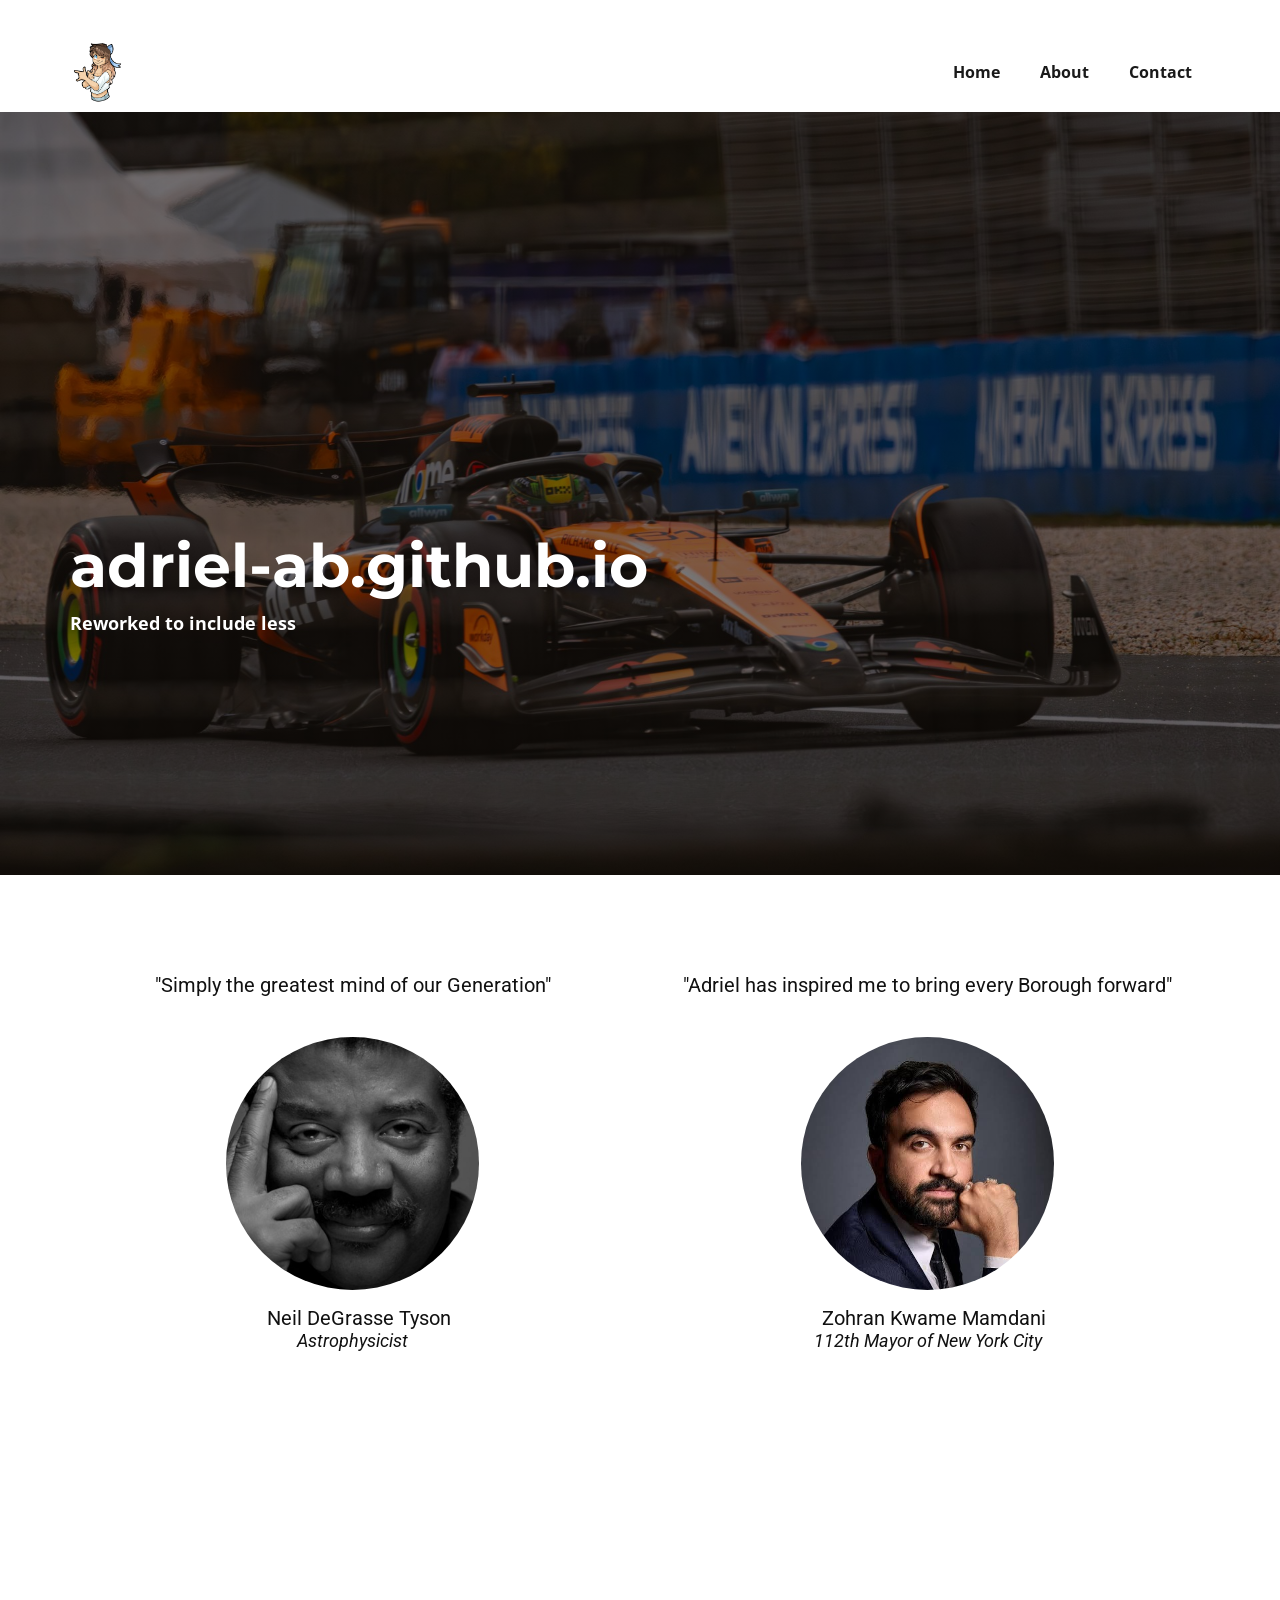
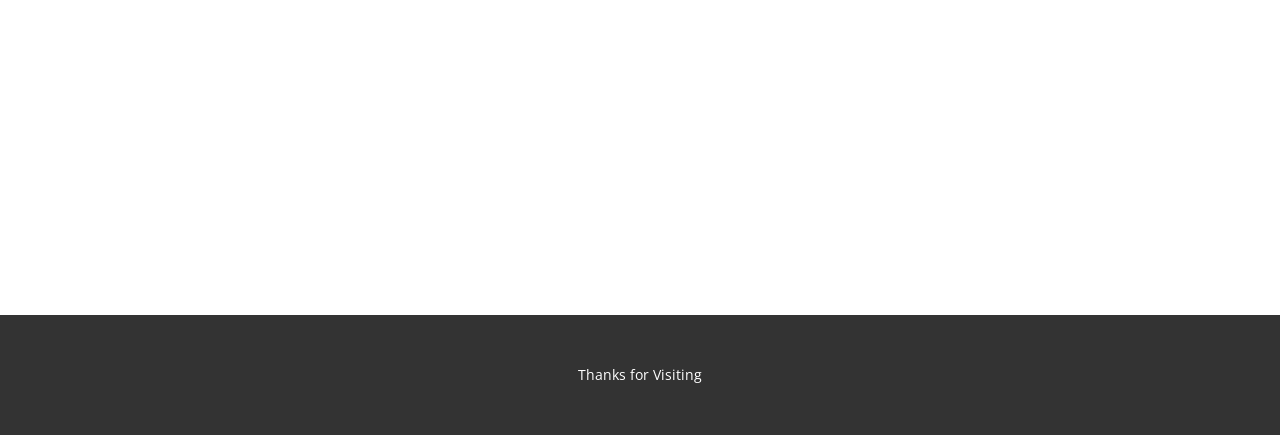
<file: index.html>
<!DOCTYPE html>

<html style="font-size: 16px;" lang="en"><head>
    <meta name="viewport" content="width=device-width, initial-scale=1.0">
    <meta charset="utf-8">
    <meta name="keywords" content="adriel-ab">
    <meta name="description" content="">
    <title>adriel-ab - Home</title>
    <link rel="stylesheet" href="nicepage.css" media="screen">
	<link rel="icon" href="images/45664.png?v=1" type="image/png">
<link rel="stylesheet" href="index.css" media="screen">
    <script class="u-script" type="text/javascript" src="jquery.js" defer=""></script>
    <script class="u-script" type="text/javascript" src="nicepage.js" defer=""></script>
    
    <link id="u-page-google-font" rel="stylesheet" href="https://fonts.googleapis.com/css2?display=swap&amp;family=Roboto:ital,wght@0,100;0,200;0,300;0,400;0,500;0,600;0,700;0,800;0,900;1,100;1,200;1,300;1,400;1,500;1,600;1,700;1,800;1,900&amp;family=Open+Sans:ital,wght@0,300;0,400;0,500;0,600;0,700;0,800;1,300;1,400;1,500;1,600;1,700;1,800&amp;family=Montserrat:ital,wght@0,100;0,200;0,300;0,400;0,500;0,600;0,700;0,800;0,900;1,100;1,200;1,300;1,400;1,500;1,600;1,700;1,800;1,900">
    <script type="application/ld+json">{
		"@context": "http://schema.org",
		"@type": "Organization",
		"name": "",
		"logo": "images/haiiasia.png"
}</script>
    <meta name="theme-color" content="#478ac9">
    <meta property="og:title" content="Home">
    <meta property="og:type" content="website">
  <meta data-intl-tel-input-cdn-path="intlTelInput/"></head>
  <body data-home-page="Home.html" data-home-page-title="Home" data-path-to-root="./" data-include-products="false" class="u-body u-clearfix u-xl-mode" data-lang="en"><header class="u-clearfix u-header u-header" id="sec-18f2"><div class="u-clearfix u-sheet u-sheet-1">
        <a href="https://adriel-ab.github.io/main/" class="u-image u-logo u-image-1" data-image-width="743" data-image-height="865" title="Home">
          <img src="images/haiiasia.png" class="u-logo-image u-logo-image-1">
        </a>
        <nav class="u-menu u-menu-one-level u-offcanvas u-menu-1" role="navigation" aria-label="Menu navigation">
          <div class="menu-collapse" style="font-size: 1rem; letter-spacing: 0px; font-weight: 700;">
            <a class="u-button-style u-custom-border u-custom-border-color u-custom-borders u-custom-left-right-menu-spacing u-custom-padding-bottom u-custom-text-color u-custom-top-bottom-menu-spacing u-hamburger-link u-nav-link u-text-active-palette-1-base u-text-hover-palette-2-base" href="#" tabindex="-1" aria-label="Open menu" aria-controls="a33e">
              <svg class="u-svg-link" viewBox="0 0 24 24"><use xmlns:xlink="http://www.w3.org/1999/xlink" xlink:href="#menu-hamburger"></use></svg>
              <svg class="u-svg-content" version="1.1" id="menu-hamburger" viewBox="0 0 16 16" x="0px" y="0px" xmlns:xlink="http://www.w3.org/1999/xlink" xmlns="http://www.w3.org/2000/svg"><g><rect y="1" width="16" height="2"></rect><rect y="7" width="16" height="2"></rect><rect y="13" width="16" height="2"></rect>
</g></svg>
            </a>
          </div>
          <div class="u-custom-menu u-nav-container">
            <ul class="u-nav u-spacing-20 u-unstyled u-nav-1" role="menubar"><li role="none" class="u-nav-item"><a role="menuitem" class="u-button-style u-nav-link u-text-active-palette-1-base u-text-grey-90 u-text-hover-palette-2-base u-nav-link-2" href="./">Home</a>
</li><li role="none" class="u-nav-item"><a role="menuitem" class="u-button-style u-nav-link u-text-active-palette-1-base u-text-grey-90 u-text-hover-palette-2-base u-nav-link-2" href="About.html">About</a>
</li><li role="none" class="u-nav-item"><a role="menuitem" class="u-button-style u-nav-link u-text-active-palette-1-base u-text-grey-90 u-text-hover-palette-2-base u-nav-link-2" href="Contact.html">Contact</a>
</li></ul>
          </div>
          <div class="u-custom-menu u-nav-container-collapse" id="a33e" role="region" aria-label="Menu panel">
            <div class="u-black u-container-style u-inner-container-layout u-opacity u-opacity-95 u-sidenav">
              <div class="u-inner-container-layout u-sidenav-overflow">
                <div class="u-menu-close" tabindex="-1" aria-label="Close menu"></div>
                <ul class="u-align-center u-nav u-popupmenu-items u-unstyled u-nav-2" role="menubar"><li role="none" class="u-nav-item"><a role="menuitem" class="u-button-style u-nav-link" href="./">Home</a>
</li><li role="none" class="u-nav-item"><a role="menuitem" class="u-button-style u-nav-link" href="About.html">About</a>
</li><li role="none" class="u-nav-item"><a role="menuitem" class="u-button-style u-nav-link" href="Contact.html">Contact</a>
</li></ul>
              </div>
            </div>
            <div class="u-black u-menu-overlay u-opacity u-opacity-70"></div>
          </div>
        </nav>
      </div></header>
    <section class="u-align-left u-clearfix u-container-align-left u-image u-shading u-section-1" id="carousel_5e38" data-image-width="6000" data-image-height="4000">
      <div class="u-clearfix u-sheet u-sheet-1">
        <h2 class="u-custom-font u-font-montserrat u-text u-text-body-alt-color u-text-1" data-animation-name="customAnimationIn" data-animation-duration="1750" data-animation-delay="250"> adriel-ab.github.io</h2>
        <p class="u-heading-font u-text u-text-body-alt-color u-text-2" data-animation-name="customAnimationIn" data-animation-duration="1500" data-animation-delay="500">Reworked to include less </p>
      </div>
    </section>
    <section class="u-clearfix u-section-2" id="sec-9127">
      <div class="u-clearfix u-sheet u-valign-middle u-sheet-1">
        <div class="u-expanded-width u-list u-list-1">
          <div class="u-repeater u-repeater-1">
            <div class="u-align-center u-container-align-center u-container-style u-list-item u-repeater-item">
              <div class="u-container-layout u-similar-container u-valign-top-lg u-valign-top-md u-valign-top-sm u-valign-top-xs u-container-layout-1">
                <h5 class="u-text u-text-1">"Simply the greatest mind of our Generation"</h5>
                <img class="u-image u-image-circle u-preserve-proportions u-image-1" src="images/G5nhiUa.jpg" alt="" data-image-width="1400" data-image-height="1400">
                <h5 class="u-text u-text-2">Neil DeGrasse Tyson</h5>
                <h6 class="u-text u-text-3">Astrophysicist</h6>
              </div>
            </div>
            <div class="u-align-center u-container-align-center u-container-style u-list-item u-repeater-item">
              <div class="u-container-layout u-similar-container u-valign-top-lg u-valign-top-md u-valign-top-sm u-valign-top-xs u-container-layout-2">
                <h5 class="u-text u-text-4">"Adriel has inspired me to bring every Borough forward" </h5>
                <img class="u-image u-image-circle u-preserve-proportions u-image-2" src="images/2qwo7yxra60g1.jpeg" alt="" data-image-width="500" data-image-height="500">
                <h5 class="u-text u-text-5">Zohran Kwame Mamdani </h5>
                <h6 class="u-text u-text-6">112th Mayor of New York City</h6>
              </div>
            </div>
          </div>
        </div>
      </div>
    </section>
    <section class="u-clearfix u-section-3" id="block-3">
      <div class="u-clearfix u-sheet u-valign-middle-xl u-sheet-1">
        <div class="u-clearfix u-custom-html u-expanded-width u-custom-html-1">
          <iframe data-testid="embed-iframe" style="border-radius:12px" src="https://open.spotify.com/embed/track/5YQ34RKhPrJzojv7LmbekW?utm_source=generator&amp;theme=0" width="100%" height="352" frameborder="0" allowfullscreen="" allow="autoplay; clipboard-write; encrypted-media; fullscreen; picture-in-picture" loading="lazy"></iframe>
        </div>
      </div>
    </section>
    
    
    
    <footer class="u-align-center u-clearfix u-container-align-center u-footer u-grey-80 u-footer" id="sec-1f1c"><div class="u-clearfix u-sheet u-valign-middle-xl u-sheet-1">
        <p class="u-small-text u-text u-text-variant u-text-1">Thanks for Visiting</p>
      </div></footer>

</body></html>
</file>
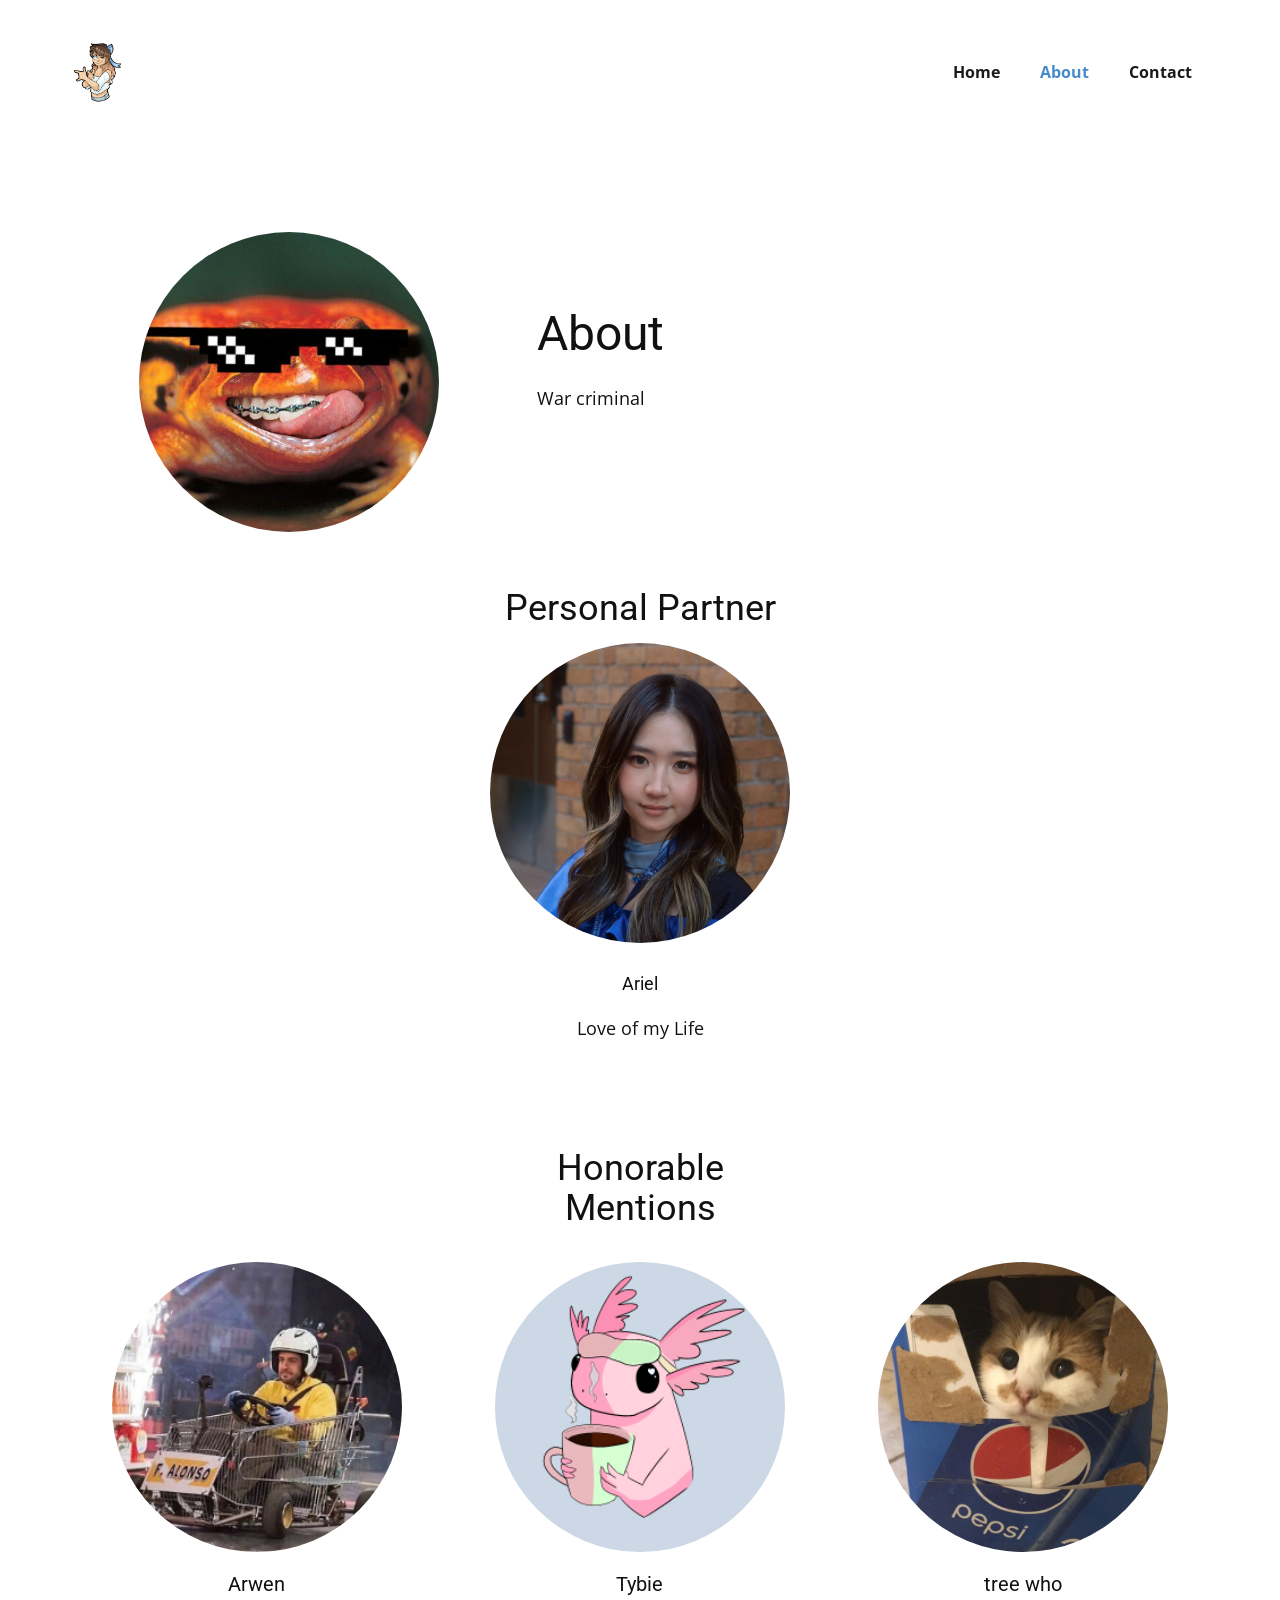
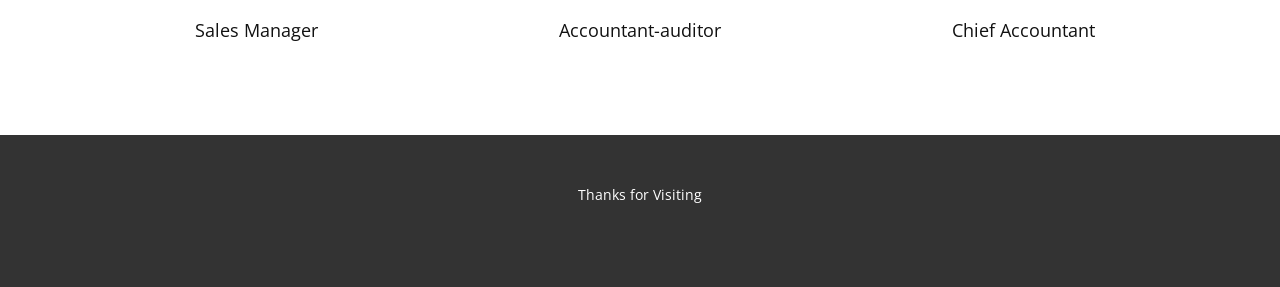
<file: About.html>
<!DOCTYPE html>
<html style="font-size: 16px;" lang="en"><head>
    <meta name="viewport" content="width=device-width, initial-scale=1.0">
    <meta charset="utf-8">
    <meta name="keywords" content="About adriel-ab">
    <meta name="description" content="">
    <title>adriel-ab - About</title>
	<link rel="icon" href="images/45664.png?v=1" type="image/png">
    <link rel="stylesheet" href="nicepage.css" media="screen">
<link rel="stylesheet" href="About.css" media="screen">
    <script class="u-script" type="text/javascript" src="jquery.js" defer=""></script>
    <script class="u-script" type="text/javascript" src="nicepage.js" defer=""></script>
    
    <link id="u-page-google-font" rel="stylesheet" href="https://fonts.googleapis.com/css2?display=swap&amp;family=Roboto:ital,wght@0,100;0,200;0,300;0,400;0,500;0,600;0,700;0,800;0,900;1,100;1,200;1,300;1,400;1,500;1,600;1,700;1,800;1,900&amp;family=Open+Sans:ital,wght@0,300;0,400;0,500;0,600;0,700;0,800;1,300;1,400;1,500;1,600;1,700;1,800">
    <script type="application/ld+json">{
		"@context": "http://schema.org",
		"@type": "Organization",
		"name": "",
		"logo": "images/haiiasia.png"
}</script>
    <meta name="theme-color" content="#478ac9">
    <meta property="og:title" content="About">
    <meta property="og:type" content="website">
  <meta data-intl-tel-input-cdn-path="intlTelInput/"></head>
  <body data-path-to-root="./" data-include-products="false" class="u-body u-clearfix u-xl-mode" data-lang="en"><header class="u-clearfix u-header u-header" id="sec-18f2"><div class="u-clearfix u-sheet u-sheet-1">
        <a href="https://adriel-ab.github.io/main/" class="u-image u-logo u-image-1" data-image-width="743" data-image-height="865" title="Home">
          <img src="images/haiiasia.png" class="u-logo-image u-logo-image-1">
        </a>
        <nav class="u-menu u-menu-one-level u-offcanvas u-menu-1" role="navigation" aria-label="Menu navigation">
          <div class="menu-collapse" style="font-size: 1rem; letter-spacing: 0px; font-weight: 700;">
            <a class="u-button-style u-custom-border u-custom-border-color u-custom-borders u-custom-left-right-menu-spacing u-custom-padding-bottom u-custom-text-color u-custom-top-bottom-menu-spacing u-hamburger-link u-nav-link u-text-active-palette-1-base u-text-hover-palette-2-base" href="#" tabindex="-1" aria-label="Open menu" aria-controls="a33e">
              <svg class="u-svg-link" viewBox="0 0 24 24"><use xmlns:xlink="http://www.w3.org/1999/xlink" xlink:href="#menu-hamburger"></use></svg>
              <svg class="u-svg-content" version="1.1" id="menu-hamburger" viewBox="0 0 16 16" x="0px" y="0px" xmlns:xlink="http://www.w3.org/1999/xlink" xmlns="http://www.w3.org/2000/svg"><g><rect y="1" width="16" height="2"></rect><rect y="7" width="16" height="2"></rect><rect y="13" width="16" height="2"></rect>
</g></svg>
            </a>
          </div>
          <div class="u-custom-menu u-nav-container">
            <ul class="u-nav u-spacing-20 u-unstyled u-nav-1" role="menubar"><li role="none" class="u-nav-item"><a role="menuitem" class="u-button-style u-nav-link u-text-active-palette-1-base u-text-grey-90 u-text-hover-palette-2-base u-nav-link-2" href="./">Home</a>
</li><li role="none" class="u-nav-item"><a role="menuitem" class="u-button-style u-nav-link u-text-active-palette-1-base u-text-grey-90 u-text-hover-palette-2-base u-nav-link-2" href="About.html">About</a>
</li><li role="none" class="u-nav-item"><a role="menuitem" class="u-button-style u-nav-link u-text-active-palette-1-base u-text-grey-90 u-text-hover-palette-2-base u-nav-link-2" href="Contact.html">Contact</a>
</li></ul>
          </div>
          <div class="u-custom-menu u-nav-container-collapse" id="a33e" role="region" aria-label="Menu panel">
            <div class="u-black u-container-style u-inner-container-layout u-opacity u-opacity-95 u-sidenav">
              <div class="u-inner-container-layout u-sidenav-overflow">
                <div class="u-menu-close" tabindex="-1" aria-label="Close menu"></div>
                <ul class="u-align-center u-nav u-popupmenu-items u-unstyled u-nav-2" role="menubar"><li role="none" class="u-nav-item"><a role="menuitem" class="u-button-style u-nav-link" href="./">Home</a>
</li><li role="none" class="u-nav-item"><a role="menuitem" class="u-button-style u-nav-link" href="About.html">About</a>
</li><li role="none" class="u-nav-item"><a role="menuitem" class="u-button-style u-nav-link" href="Contact.html">Contact</a>
</li></ul>
              </div>
            </div>
            <div class="u-black u-menu-overlay u-opacity u-opacity-70"></div>
          </div>
        </nav>
      </div></header>
    <section class="u-clearfix u-section-1" id="sec-0fa8">
      <div class="u-clearfix u-sheet u-sheet-1">
        <div class="u-clearfix u-expanded-width u-gutter-0 u-layout-wrap u-layout-wrap-1">
          <div class="u-layout">
            <div class="u-layout-row">
              <div class="u-align-center u-container-align-center u-container-style u-layout-cell u-left-cell u-size-23 u-layout-cell-1">
                <div class="u-container-layout u-valign-middle u-container-layout-1">
                  <div alt="" class="u-image u-image-circle u-image-1" src="" data-image-width="450" data-image-height="450"></div>
                </div>
              </div>
              <div class="u-align-left u-container-align-left u-container-style u-layout-cell u-right-cell u-size-37 u-layout-cell-2">
                <div class="u-container-layout u-container-layout-2">
                  <h2 class="u-text u-text-default u-text-1">About</h2>
                  <p class="u-text u-text-2">War criminal</p>
                </div>
              </div>
            </div>
          </div>
        </div>
        <h1 class="u-align-center u-text u-text-default u-text-3">Personal Partner</h1>
        <div class="u-image u-image-circle u-preserve-proportions u-image-2" alt="" data-image-width="2912" data-image-height="2912"></div>
        <h6 class="u-align-center u-text u-text-default u-text-4">Ariel</h6>
        <p class="u-align-center u-text u-text-default u-text-5">Love of my Life</p>
      </div>
    </section>
    <section class="u-clearfix u-section-2" id="sec-0d29">
      <div class="u-clearfix u-sheet u-sheet-1">
        <h1 class="u-align-center u-text u-text-default u-text-1">Honorable Mentions</h1>
        <div class="u-expanded-width u-list u-list-1">
          <div class="u-repeater u-repeater-1">
            <div class="u-align-center u-container-align-center u-container-style u-list-item u-repeater-item">
              <div class="u-container-layout u-similar-container u-valign-top u-container-layout-1">
                <div alt="" class="u-image u-image-circle u-image-1" src="" data-image-width="256" data-image-height="256"></div>
                <h5 class="u-text u-text-2">Arwen</h5>
                <p class="u-text u-text-3">Sales Manager</p>
              </div>
            </div>
            <div class="u-align-center u-container-align-center u-container-style u-list-item u-repeater-item">
              <div class="u-container-layout u-similar-container u-valign-top u-container-layout-2">
                <div alt="" class="u-image u-image-circle u-image-2" src="" data-image-width="256" data-image-height="256"></div>
                <h5 class="u-text u-text-4">Tybie<br>
                </h5>
                <p class="u-text u-text-5">Accountant-auditor</p>
              </div>
            </div>
            <div class="u-align-center u-container-align-center u-container-style u-list-item u-repeater-item">
              <div class="u-container-layout u-similar-container u-valign-top u-container-layout-3">
                <div alt="" class="u-image u-image-circle u-image-3" src="" data-image-width="3024" data-image-height="4032"></div>
                <h5 class="u-text u-text-6">tree who</h5>
                <p class="u-text u-text-7">Chief Accountant</p>
              </div>
            </div>
          </div>
        </div>
      </div>
    </section>
    
    
    
    <footer class="u-align-center u-clearfix u-container-align-center u-footer u-grey-80 u-footer" id="sec-1f1c"><div class="u-clearfix u-sheet u-valign-middle-xl u-sheet-1">
        <p class="u-small-text u-text u-text-variant u-text-1">Thanks for Visiting</p>
      </div></footer>
    <section class="u-backlink u-clearfix u-grey-80"></section>
  
</body></html>
</file>
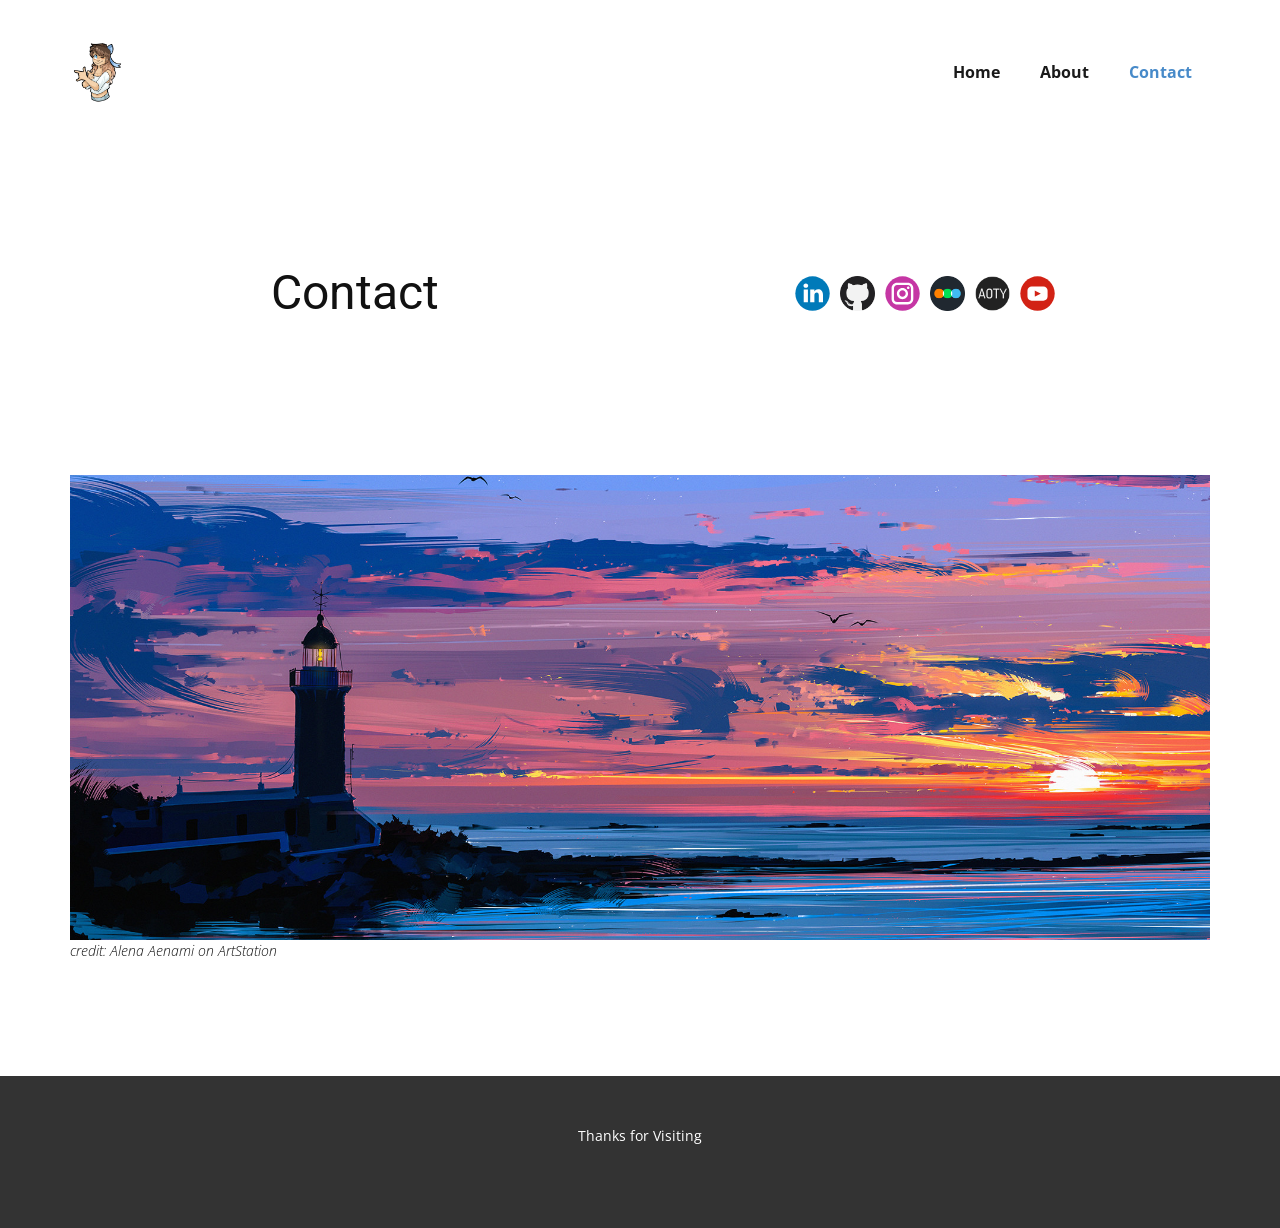
<file: Contact.html>
<!DOCTYPE html>
<html style="font-size: 16px;" lang="en"><head>
    <meta name="viewport" content="width=device-width, initial-scale=1.0">
    <meta charset="utf-8">
    <meta name="keywords" content="Frogmedia">
    <meta name="description" content="">
    <title>adriel-ab - Contact</title>
	<link rel="icon" href="images/45664.png?v=1" type="image/png">
    <link rel="stylesheet" href="nicepage.css" media="screen">
<link rel="stylesheet" href="Contact.css" media="screen">
    <script class="u-script" type="text/javascript" src="jquery.js" defer=""></script>
    <script class="u-script" type="text/javascript" src="nicepage.js" defer=""></script>
    
    <link id="u-page-google-font" rel="stylesheet" href="https://fonts.googleapis.com/css2?display=swap&amp;family=Roboto:ital,wght@0,100;0,200;0,300;0,400;0,500;0,600;0,700;0,800;0,900;1,100;1,200;1,300;1,400;1,500;1,600;1,700;1,800;1,900&amp;family=Open+Sans:ital,wght@0,300;0,400;0,500;0,600;0,700;0,800;1,300;1,400;1,500;1,600;1,700;1,800">
    <script type="application/ld+json">{
		"@context": "http://schema.org",
		"@type": "Organization",
		"name": "",
		"logo": "images/haiiasia.png"
}</script>
    <meta name="theme-color" content="#478ac9">
    <meta property="og:title" content="Contact">
    <meta property="og:type" content="website">
  <meta data-intl-tel-input-cdn-path="intlTelInput/"></head>
  <body data-path-to-root="./" data-include-products="false" class="u-body u-clearfix u-xl-mode" data-lang="en"><header class="u-clearfix u-header u-header" id="sec-18f2"><div class="u-clearfix u-sheet u-sheet-1">
        <a href="https://adriel-ab.github.io/main/" class="u-image u-logo u-image-1" data-image-width="743" data-image-height="865" title="Home">
          <img src="images/haiiasia.png" class="u-logo-image u-logo-image-1">
        </a>
        <nav class="u-menu u-menu-one-level u-offcanvas u-menu-1" role="navigation" aria-label="Menu navigation">
          <div class="menu-collapse" style="font-size: 1rem; letter-spacing: 0px; font-weight: 700;">
            <a class="u-button-style u-custom-border u-custom-border-color u-custom-borders u-custom-left-right-menu-spacing u-custom-padding-bottom u-custom-text-color u-custom-top-bottom-menu-spacing u-hamburger-link u-nav-link u-text-active-palette-1-base u-text-hover-palette-2-base" href="#" tabindex="-1" aria-label="Open menu" aria-controls="a33e">
              <svg class="u-svg-link" viewBox="0 0 24 24"><use xmlns:xlink="http://www.w3.org/1999/xlink" xlink:href="#menu-hamburger"></use></svg>
              <svg class="u-svg-content" version="1.1" id="menu-hamburger" viewBox="0 0 16 16" x="0px" y="0px" xmlns:xlink="http://www.w3.org/1999/xlink" xmlns="http://www.w3.org/2000/svg"><g><rect y="1" width="16" height="2"></rect><rect y="7" width="16" height="2"></rect><rect y="13" width="16" height="2"></rect>
</g></svg>
            </a>
          </div>
          <div class="u-custom-menu u-nav-container">
            <ul class="u-nav u-spacing-20 u-unstyled u-nav-1" role="menubar"><li role="none" class="u-nav-item"><a role="menuitem" class="u-button-style u-nav-link u-text-active-palette-1-base u-text-grey-90 u-text-hover-palette-2-base u-nav-link-2" href="./">Home</a>
</li><li role="none" class="u-nav-item"><a role="menuitem" class="u-button-style u-nav-link u-text-active-palette-1-base u-text-grey-90 u-text-hover-palette-2-base u-nav-link-2" href="About.html">About</a>
</li><li role="none" class="u-nav-item"><a role="menuitem" class="u-button-style u-nav-link u-text-active-palette-1-base u-text-grey-90 u-text-hover-palette-2-base u-nav-link-2" href="Contact.html">Contact</a>
</li></ul>
          </div>
          <div class="u-custom-menu u-nav-container-collapse" id="a33e" role="region" aria-label="Menu panel">
            <div class="u-black u-container-style u-inner-container-layout u-opacity u-opacity-95 u-sidenav">
              <div class="u-inner-container-layout u-sidenav-overflow">
                <div class="u-menu-close" tabindex="-1" aria-label="Close menu"></div>
                <ul class="u-align-center u-nav u-popupmenu-items u-unstyled u-nav-2" role="menubar"><li role="none" class="u-nav-item"><a role="menuitem" class="u-button-style u-nav-link" href="./">Home</a>
</li><li role="none" class="u-nav-item"><a role="menuitem" class="u-button-style u-nav-link" href="About.html">About</a>
</li><li role="none" class="u-nav-item"><a role="menuitem" class="u-button-style u-nav-link" href="Contact.html">Contact</a>
</li></ul>
              </div>
            </div>
            <div class="u-black u-menu-overlay u-opacity u-opacity-70"></div>
          </div>
        </nav>
      </div></header>
    <section class="u-clearfix u-section-1" id="sec-2e2c">
      <div class="u-clearfix u-sheet u-valign-middle-md u-valign-middle-xl u-valign-middle-xs u-sheet-1">
        <div class="data-layout-selected u-clearfix u-expanded-width u-layout-wrap u-layout-wrap-1">
          <div class="u-gutter-0 u-layout">
            <div class="u-layout-row">
              <div class="u-align-left u-container-align-left u-container-style u-layout-cell u-left-cell u-size-30 u-layout-cell-1">
                <div class="u-container-layout u-valign-middle-md u-valign-middle-xl u-valign-middle-xs u-container-layout-1">
                  <h2 class="u-text u-text-default u-text-1">Contact</h2>
                </div>
              </div>
              <div class="u-align-left-sm u-align-left-xs u-align-right-lg u-align-right-md u-align-right-xl u-container-style u-layout-cell u-right-cell u-size-30 u-layout-cell-2">
                <div class="u-container-layout u-valign-middle u-container-layout-2">
                  <div class="u-social-icons u-social-icons-1">
                    <a class="u-social-url" target="_blank" data-type="LinkedIn" title="LinkedIn" href="https://www.linkedin.com/in/adriel-yetman/"><span class="u-icon u-social-icon u-social-linkedin u-icon-1"><svg class="u-svg-link" preserveAspectRatio="xMidYMin slice" viewBox="0 0 112 112" style=""><use xlink:href="#svg-4079"></use></svg><svg class="u-svg-content" viewBox="0 0 112 112" x="0" y="0" id="svg-4079"><circle fill="currentColor" cx="56.1" cy="56.1" r="55"></circle><path fill="#FFFFFF" d="M41.3,83.7H27.9V43.4h13.4V83.7z M34.6,37.9L34.6,37.9c-4.6,0-7.5-3.1-7.5-7c0-4,3-7,7.6-7s7.4,3,7.5,7
      C42.2,34.8,39.2,37.9,34.6,37.9z M89.6,83.7H76.2V62.2c0-5.4-1.9-9.1-6.8-9.1c-3.7,0-5.9,2.5-6.9,4.9c-0.4,0.9-0.4,2.1-0.4,3.3v22.5
      H48.7c0,0,0.2-36.5,0-40.3h13.4v5.7c1.8-2.7,5-6.7,12.1-6.7c8.8,0,15.4,5.8,15.4,18.1V83.7z"></path></svg></span>
                    </a>
                    <a class="u-social-url" target="_blank" data-type="Github" title="Github" href="https://github.com/adriel-ab"><span class="u-file-icon u-icon u-social-github u-social-icon u-icon-2"><img src="images/919847.png" alt=""></span>
                    </a>
                    <a class="u-social-url" target="_blank" data-type="Instagram" title="Instagram" href="https://www.instagram.com/photos.adriel/"><span class="u-icon u-social-icon u-social-instagram u-icon-3"><svg class="u-svg-link" preserveAspectRatio="xMidYMin slice" viewBox="0 0 112 112" style=""><use xlink:href="#svg-2f04"></use></svg><svg class="u-svg-content" viewBox="0 0 112 112" x="0" y="0" id="svg-2f04"><circle fill="currentColor" cx="56.1" cy="56.1" r="55"></circle><path fill="#FFFFFF" d="M55.9,38.2c-9.9,0-17.9,8-17.9,17.9C38,66,46,74,55.9,74c9.9,0,17.9-8,17.9-17.9C73.8,46.2,65.8,38.2,55.9,38.2
      z M55.9,66.4c-5.7,0-10.3-4.6-10.3-10.3c-0.1-5.7,4.6-10.3,10.3-10.3c5.7,0,10.3,4.6,10.3,10.3C66.2,61.8,61.6,66.4,55.9,66.4z"></path><path fill="#FFFFFF" d="M74.3,33.5c-2.3,0-4.2,1.9-4.2,4.2s1.9,4.2,4.2,4.2s4.2-1.9,4.2-4.2S76.6,33.5,74.3,33.5z"></path><path fill="#FFFFFF" d="M73.1,21.3H38.6c-9.7,0-17.5,7.9-17.5,17.5v34.5c0,9.7,7.9,17.6,17.5,17.6h34.5c9.7,0,17.5-7.9,17.5-17.5V38.8
      C90.6,29.1,82.7,21.3,73.1,21.3z M83,73.3c0,5.5-4.5,9.9-9.9,9.9H38.6c-5.5,0-9.9-4.5-9.9-9.9V38.8c0-5.5,4.5-9.9,9.9-9.9h34.5
      c5.5,0,9.9,4.5,9.9,9.9V73.3z"></path></svg></span>
                    </a>
                    <a class="u-social-url" target="_blank" data-type="Email" title="Letterboxd" href="https://letterboxd.com/YAdriel/"><span class="u-file-icon u-icon u-social-email u-social-icon u-icon-4"><img src="images/letterboxd-decal-dots-pos-rgb-500px.png" alt=""></span>
                    </a>
                    <a class="u-social-url" target="_blank" data-type="Email" title="Album Of The Year" href="https://www.albumoftheyear.org/user/yadriel/"><span class="u-file-icon u-icon u-social-email u-social-icon u-icon-5"><img src="images/images.png" alt=""></span>
                    </a>
                    <a class="u-social-url" target="_blank" data-type="YouTube" title="YouTube" href="https://www.youtube.com/channel/UCclthO-ov4H3Eang4Rik_kA"><span class="u-icon u-social-icon u-social-youtube u-icon-6"><svg class="u-svg-link" preserveAspectRatio="xMidYMin slice" viewBox="0 0 112 112" style=""><use xmlns:xlink="http://www.w3.org/1999/xlink" xlink:href="#svg-8a7c"></use></svg><svg class="u-svg-content" viewBox="0 0 112 112" x="0" y="0" id="svg-8a7c"><circle fill="currentColor" cx="56.1" cy="56.1" r="55"></circle><path fill="#FFFFFF" d="M74.9,33.3H37.3c-7.4,0-13.4,6-13.4,13.4v18.8c0,7.4,6,13.4,13.4,13.4h37.6c7.4,0,13.4-6,13.4-13.4V46.7 C88.3,39.3,82.3,33.3,74.9,33.3L74.9,33.3z M65.9,57l-17.6,8.4c-0.5,0.2-1-0.1-1-0.6V47.5c0-0.5,0.6-0.9,1-0.6l17.6,8.9 C66.4,56,66.4,56.8,65.9,57L65.9,57z"></path></svg></span>
                    </a>
                  </div>
                </div>
              </div>
            </div>
          </div>
        </div>
      </div>
    </section>
    <section class="u-clearfix u-section-2" id="sec-168f">
      <div class="u-clearfix u-sheet u-sheet-1">
        <img class="u-expanded-width u-image u-image-default u-image-1" src="images/alena-aenami-lighthouse1k.jpg" alt="" data-image-width="1920" data-image-height="1080">
        <p class="u-text u-text-default u-text-1">credit: Alena Aenami on ArtStation</p>
      </div>
    </section>
    
    
    
    <footer class="u-align-center u-clearfix u-container-align-center u-footer u-grey-80 u-footer" id="sec-1f1c"><div class="u-clearfix u-sheet u-valign-middle-xl u-sheet-1">
        <p class="u-small-text u-text u-text-variant u-text-1">Thanks for Visiting</p>
      </div></footer>
    <section class="u-backlink u-clearfix u-grey-80"></section>
  
</body></html>
</file>
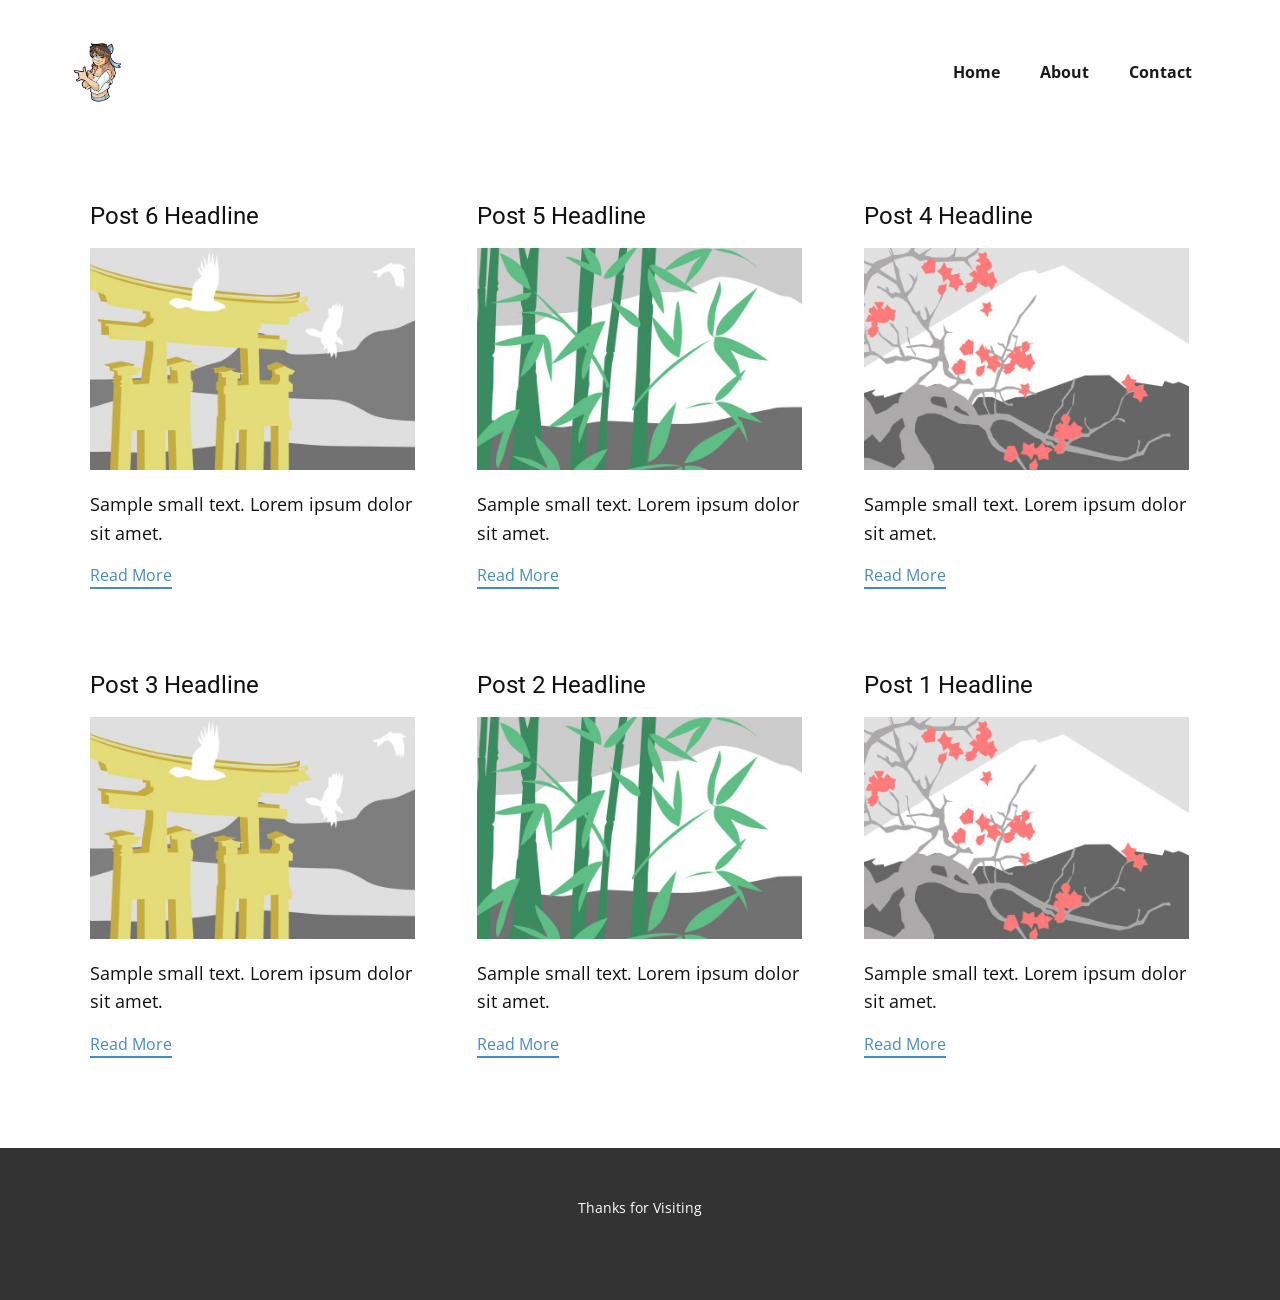
<file: blog/blog.html>
<!DOCTYPE html>
<html style="font-size: 16px;" lang="en"><head>
    <meta name="viewport" content="width=device-width, initial-scale=1.0">
    <meta charset="utf-8">
    <meta name="keywords" content="">
    <meta name="description" content="">
    <title>Blog</title>
    <link rel="stylesheet" href="../nicepage.css" media="screen">
<link rel="stylesheet" href="../Blog-Template.css" media="screen">
    <script class="u-script" type="text/javascript" src="../jquery.js" defer=""></script>
    <script class="u-script" type="text/javascript" src="../nicepage.js" defer=""></script>
    
    
    
    <link id="u-page-google-font" rel="stylesheet" href="https://fonts.googleapis.com/css2?display=swap&amp;family=Roboto:ital,wght@0,100;0,200;0,300;0,400;0,500;0,600;0,700;0,800;0,900;1,100;1,200;1,300;1,400;1,500;1,600;1,700;1,800;1,900&amp;family=Open+Sans:ital,wght@0,300;0,400;0,500;0,600;0,700;0,800;1,300;1,400;1,500;1,600;1,700;1,800">
    <script type="application/ld+json">{
		"@context": "http://schema.org",
		"@type": "Organization",
		"name": "",
		"logo": "images/haiiasia.png"
}</script>
    <meta name="theme-color" content="#478ac9">
  <meta data-intl-tel-input-cdn-path="intlTelInput/"></head>
  <body data-path-to-root="../" data-include-products="false" class="u-body u-xl-mode" data-lang="en"><header class="u-clearfix u-header u-header" id="sec-18f2"><div class="u-clearfix u-sheet u-sheet-1">
        <a href="https://adriel-ab.github.io/main/" class="u-image u-logo u-image-1" data-image-width="743" data-image-height="865" title="Home">
          <img src="../images/haiiasia.png" class="u-logo-image u-logo-image-1">
        </a>
        <nav class="u-menu u-menu-one-level u-offcanvas u-menu-1" role="navigation" aria-label="Menu navigation">
          <div class="menu-collapse" style="font-size: 1rem; letter-spacing: 0px; font-weight: 700;">
            <a class="u-button-style u-custom-border u-custom-border-color u-custom-borders u-custom-left-right-menu-spacing u-custom-padding-bottom u-custom-text-color u-custom-top-bottom-menu-spacing u-hamburger-link u-nav-link u-text-active-palette-1-base u-text-hover-palette-2-base" href="#" tabindex="-1" aria-label="Open menu" aria-controls="a33e">
              <svg class="u-svg-link" viewBox="0 0 24 24"><use xmlns:xlink="http://www.w3.org/1999/xlink" xlink:href="#menu-hamburger"></use></svg>
              <svg class="u-svg-content" version="1.1" id="menu-hamburger" viewBox="0 0 16 16" x="0px" y="0px" xmlns:xlink="http://www.w3.org/1999/xlink" xmlns="http://www.w3.org/2000/svg"><g><rect y="1" width="16" height="2"></rect><rect y="7" width="16" height="2"></rect><rect y="13" width="16" height="2"></rect>
</g></svg>
            </a>
          </div>
          <div class="u-custom-menu u-nav-container">
            <ul class="u-nav u-spacing-20 u-unstyled u-nav-1" role="menubar"><li role="none" class="u-nav-item"><a role="menuitem" class="u-button-style u-nav-link u-text-active-palette-1-base u-text-grey-90 u-text-hover-palette-2-base u-nav-link-2" href="../">Home</a>
</li><li role="none" class="u-nav-item"><a role="menuitem" class="u-button-style u-nav-link u-text-active-palette-1-base u-text-grey-90 u-text-hover-palette-2-base u-nav-link-2" href="../About.html">About</a>
</li><li role="none" class="u-nav-item"><a role="menuitem" class="u-button-style u-nav-link u-text-active-palette-1-base u-text-grey-90 u-text-hover-palette-2-base u-nav-link-2" href="../Contact.html">Contact</a>
</li></ul>
          </div>
          <div class="u-custom-menu u-nav-container-collapse" id="a33e" role="region" aria-label="Menu panel">
            <div class="u-black u-container-style u-inner-container-layout u-opacity u-opacity-95 u-sidenav">
              <div class="u-inner-container-layout u-sidenav-overflow">
                <div class="u-menu-close" tabindex="-1" aria-label="Close menu"></div>
                <ul class="u-align-center u-nav u-popupmenu-items u-unstyled u-nav-2" role="menubar"><li role="none" class="u-nav-item"><a role="menuitem" class="u-button-style u-nav-link" href="../">Home</a>
</li><li role="none" class="u-nav-item"><a role="menuitem" class="u-button-style u-nav-link" href="../About.html">About</a>
</li><li role="none" class="u-nav-item"><a role="menuitem" class="u-button-style u-nav-link" href="../Contact.html">Contact</a>
</li></ul>
              </div>
            </div>
            <div class="u-black u-menu-overlay u-opacity u-opacity-70"></div>
          </div>
        </nav>
      </div></header>
    <section class="u-clearfix u-section-1" id="sec-0ec2">
      <div class="u-clearfix u-sheet u-valign-middle u-sheet-1"><!--blog--><!--blog_options_json--><!--{"type":"Recent","source":"","tags":"","count":""}--><!--/blog_options_json-->
        <div class="u-blog u-expanded-width u-repeater u-repeater-1" data-blog-id="blog-1"><!--blog_post-->
          <div class="u-blog-post u-container-style u-repeater-item u-white u-repeater-item-1">
            <div class="u-container-layout u-similar-container u-valign-top u-container-layout-1"><!--blog_post_header-->
              <h4 class="u-blog-control u-text u-text-1">
                <a class="u-post-header-link" href="../blog/post-5.html">Post 6 Headline</a>
              </h4><!--/blog_post_header--><!--blog_post_image-->
              <img alt="" class="u-blog-control u-expanded-width u-image u-image-default u-image-1" src="../images/8ad73f3c.jpeg" data-href="../blog/post-5.html"><!--/blog_post_image--><!--blog_post_content-->
              <div class="u-blog-control u-post-content u-text u-text-2 fr-view">Sample small text. Lorem ipsum dolor sit amet.</div><!--/blog_post_content--><!--blog_post_readmore-->
              <a href="../blog/post-5.html" class="u-blog-control u-border-2 u-border-palette-1-base u-btn u-btn-rectangle u-button-style u-none u-btn-1"><!--blog_post_readmore_content--><!--options_json--><!--{"content":"","defaultValue":"Read More"}--><!--/options_json-->Read More<!--/blog_post_readmore_content--></a><!--/blog_post_readmore-->
            </div>
          </div><div class="u-blog-post u-container-style u-repeater-item u-video-cover u-white">
            <div class="u-container-layout u-similar-container u-valign-top u-container-layout-2"><!--blog_post_header-->
              <h4 class="u-blog-control u-text u-text-3">
                <a class="u-post-header-link" href="../blog/post-4.html">Post 5 Headline</a>
              </h4><!--/blog_post_header--><!--blog_post_image-->
              <img alt="" class="u-blog-control u-expanded-width u-image u-image-default u-image-2" src="../images/68f64b9d.jpeg" data-href="../blog/post-4.html"><!--/blog_post_image--><!--blog_post_content-->
              <div class="u-blog-control u-post-content u-text u-text-4 fr-view">Sample small text. Lorem ipsum dolor sit amet.</div><!--/blog_post_content--><!--blog_post_readmore-->
              <a href="../blog/post-4.html" class="u-blog-control u-border-2 u-border-palette-1-base u-btn u-btn-rectangle u-button-style u-none u-btn-2"><!--blog_post_readmore_content--><!--options_json--><!--{"content":"","defaultValue":"Read More"}--><!--/options_json-->Read More<!--/blog_post_readmore_content--></a><!--/blog_post_readmore-->
            </div>
          </div><div class="u-blog-post u-container-style u-repeater-item u-video-cover u-white">
            <div class="u-container-layout u-similar-container u-valign-top u-container-layout-3"><!--blog_post_header-->
              <h4 class="u-blog-control u-text u-text-5">
                <a class="u-post-header-link" href="../blog/post-3.html">Post 4 Headline</a>
              </h4><!--/blog_post_header--><!--blog_post_image-->
              <img alt="" class="u-blog-control u-expanded-width u-image u-image-default u-image-3" src="../images/0fd3416c.jpeg" data-href="../blog/post-3.html"><!--/blog_post_image--><!--blog_post_content-->
              <div class="u-blog-control u-post-content u-text u-text-6 fr-view">Sample small text. Lorem ipsum dolor sit amet.</div><!--/blog_post_content--><!--blog_post_readmore-->
              <a href="../blog/post-3.html" class="u-blog-control u-border-2 u-border-palette-1-base u-btn u-btn-rectangle u-button-style u-none u-btn-3"><!--blog_post_readmore_content--><!--options_json--><!--{"content":"","defaultValue":"Read More"}--><!--/options_json-->Read More<!--/blog_post_readmore_content--></a><!--/blog_post_readmore-->
            </div>
          </div><div class="u-blog-post u-container-style u-repeater-item u-white u-repeater-item-1">
            <div class="u-container-layout u-similar-container u-valign-top u-container-layout-1"><!--blog_post_header-->
              <h4 class="u-blog-control u-text u-text-1">
                <a class="u-post-header-link" href="../blog/post-2.html">Post 3 Headline</a>
              </h4><!--/blog_post_header--><!--blog_post_image-->
              <img alt="" class="u-blog-control u-expanded-width u-image u-image-default u-image-1" src="../images/8ad73f3c.jpeg" data-href="../blog/post-2.html"><!--/blog_post_image--><!--blog_post_content-->
              <div class="u-blog-control u-post-content u-text u-text-2 fr-view">Sample small text. Lorem ipsum dolor sit amet.</div><!--/blog_post_content--><!--blog_post_readmore-->
              <a href="../blog/post-2.html" class="u-blog-control u-border-2 u-border-palette-1-base u-btn u-btn-rectangle u-button-style u-none u-btn-1"><!--blog_post_readmore_content--><!--options_json--><!--{"content":"","defaultValue":"Read More"}--><!--/options_json-->Read More<!--/blog_post_readmore_content--></a><!--/blog_post_readmore-->
            </div>
          </div><div class="u-blog-post u-container-style u-repeater-item u-video-cover u-white">
            <div class="u-container-layout u-similar-container u-valign-top u-container-layout-2"><!--blog_post_header-->
              <h4 class="u-blog-control u-text u-text-3">
                <a class="u-post-header-link" href="../blog/post-1.html">Post 2 Headline</a>
              </h4><!--/blog_post_header--><!--blog_post_image-->
              <img alt="" class="u-blog-control u-expanded-width u-image u-image-default u-image-2" src="../images/68f64b9d.jpeg" data-href="../blog/post-1.html"><!--/blog_post_image--><!--blog_post_content-->
              <div class="u-blog-control u-post-content u-text u-text-4 fr-view">Sample small text. Lorem ipsum dolor sit amet.</div><!--/blog_post_content--><!--blog_post_readmore-->
              <a href="../blog/post-1.html" class="u-blog-control u-border-2 u-border-palette-1-base u-btn u-btn-rectangle u-button-style u-none u-btn-2"><!--blog_post_readmore_content--><!--options_json--><!--{"content":"","defaultValue":"Read More"}--><!--/options_json-->Read More<!--/blog_post_readmore_content--></a><!--/blog_post_readmore-->
            </div>
          </div><div class="u-blog-post u-container-style u-repeater-item u-video-cover u-white">
            <div class="u-container-layout u-similar-container u-valign-top u-container-layout-3"><!--blog_post_header-->
              <h4 class="u-blog-control u-text u-text-5">
                <a class="u-post-header-link" href="../blog/post.html">Post 1 Headline</a>
              </h4><!--/blog_post_header--><!--blog_post_image-->
              <img alt="" class="u-blog-control u-expanded-width u-image u-image-default u-image-3" src="../images/0fd3416c.jpeg" data-href="../blog/post.html"><!--/blog_post_image--><!--blog_post_content-->
              <div class="u-blog-control u-post-content u-text u-text-6 fr-view">Sample small text. Lorem ipsum dolor sit amet.</div><!--/blog_post_content--><!--blog_post_readmore-->
              <a href="../blog/post.html" class="u-blog-control u-border-2 u-border-palette-1-base u-btn u-btn-rectangle u-button-style u-none u-btn-3"><!--blog_post_readmore_content--><!--options_json--><!--{"content":"","defaultValue":"Read More"}--><!--/options_json-->Read More<!--/blog_post_readmore_content--></a><!--/blog_post_readmore-->
            </div>
          </div><!--/blog_post--><!--blog_post-->
          <!--/blog_post--><!--blog_post-->
          <!--/blog_post-->
        </div><!--/blog-->
      </div>
    </section>
    
    
    
    <footer class="u-align-center u-clearfix u-container-align-center u-footer u-grey-80 u-footer" id="sec-1f1c"><div class="u-clearfix u-sheet u-valign-middle-xl u-sheet-1">
        <p class="u-small-text u-text u-text-variant u-text-1">Thanks for Visiting</p>
      </div></footer>
    <section class="u-backlink u-clearfix u-grey-80"></section>
  
</body></html>
</file>
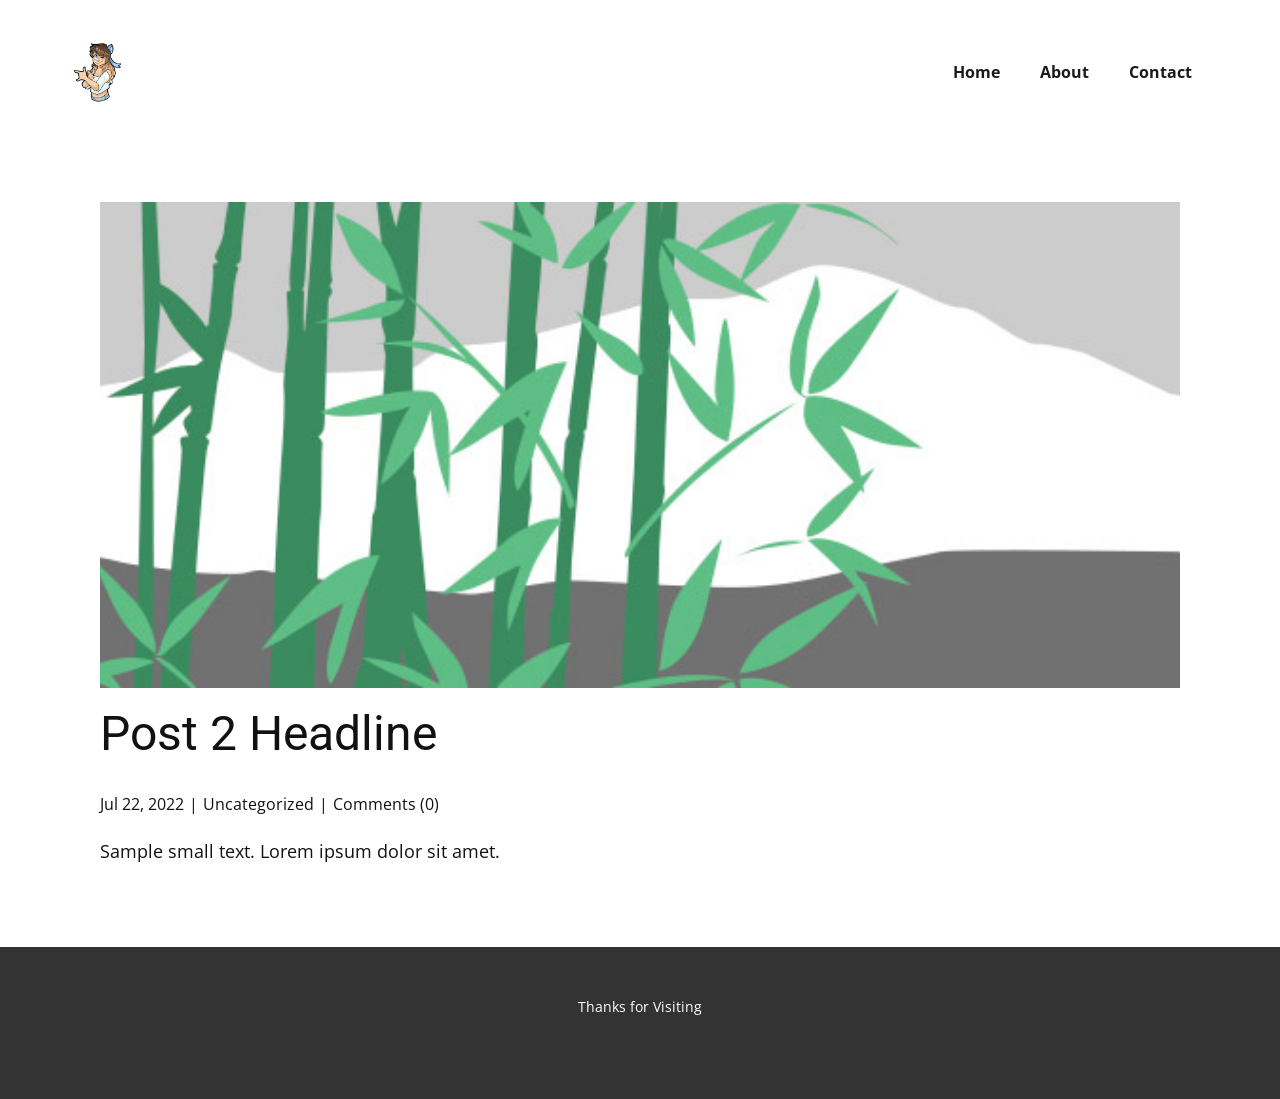
<file: blog/post-1.html>
<!DOCTYPE html>
<html style="font-size: 16px;" lang="en"><head>
    <meta name="viewport" content="width=device-width, initial-scale=1.0">
    <meta charset="utf-8">
    <meta name="keywords" content="Post 1 Headline">
    <meta name="description" content="">
    <title>Post 2 Headline</title>
    <link rel="stylesheet" href="../nicepage.css" media="screen">
<link rel="stylesheet" href="../Post-Template.css" media="screen">
    <script class="u-script" type="text/javascript" src="../jquery.js" defer=""></script>
    <script class="u-script" type="text/javascript" src="../nicepage.js" defer=""></script>
    <meta name="generator" content="Nicepage 8.3.6, nicepage.com">
    
    
    
    <link id="u-page-google-font" rel="stylesheet" href="https://fonts.googleapis.com/css2?display=swap&amp;family=Roboto:ital,wght@0,100;0,200;0,300;0,400;0,500;0,600;0,700;0,800;0,900;1,100;1,200;1,300;1,400;1,500;1,600;1,700;1,800;1,900&amp;family=Open+Sans:ital,wght@0,300;0,400;0,500;0,600;0,700;0,800;1,300;1,400;1,500;1,600;1,700;1,800">
    <script type="application/ld+json">{
		"@context": "http://schema.org",
		"@type": "Organization",
		"name": "",
		"logo": "images/haiiasia.png"
}</script>
    <meta name="theme-color" content="#478ac9">
  <meta data-intl-tel-input-cdn-path="intlTelInput/"></head>
  <body data-path-to-root="./" data-include-products="false" class="u-body u-xl-mode" data-lang="en"><header class="u-clearfix u-header u-header" id="sec-18f2"><div class="u-clearfix u-sheet u-sheet-1">
        <a href="https://adriel-ab.github.io/main/" class="u-image u-logo u-image-1" data-image-width="743" data-image-height="865" title="Home">
          <img src="../images/haiiasia.png" class="u-logo-image u-logo-image-1">
        </a>
        <nav class="u-menu u-menu-one-level u-offcanvas u-menu-1" role="navigation" aria-label="Menu navigation">
          <div class="menu-collapse" style="font-size: 1rem; letter-spacing: 0px; font-weight: 700;">
            <a class="u-button-style u-custom-border u-custom-border-color u-custom-borders u-custom-left-right-menu-spacing u-custom-padding-bottom u-custom-text-color u-custom-top-bottom-menu-spacing u-hamburger-link u-nav-link u-text-active-palette-1-base u-text-hover-palette-2-base" href="#" tabindex="-1" aria-label="Open menu" aria-controls="a33e">
              <svg class="u-svg-link" viewBox="0 0 24 24"><use xmlns:xlink="http://www.w3.org/1999/xlink" xlink:href="#menu-hamburger"></use></svg>
              <svg class="u-svg-content" version="1.1" id="menu-hamburger" viewBox="0 0 16 16" x="0px" y="0px" xmlns:xlink="http://www.w3.org/1999/xlink" xmlns="http://www.w3.org/2000/svg"><g><rect y="1" width="16" height="2"></rect><rect y="7" width="16" height="2"></rect><rect y="13" width="16" height="2"></rect>
</g></svg>
            </a>
          </div>
          <div class="u-custom-menu u-nav-container">
            <ul class="u-nav u-spacing-20 u-unstyled u-nav-1" role="menubar"><li role="none" class="u-nav-item"><a role="menuitem" class="u-button-style u-nav-link u-text-active-palette-1-base u-text-grey-90 u-text-hover-palette-2-base u-nav-link-2" href="../">Home</a>
</li><li role="none" class="u-nav-item"><a role="menuitem" class="u-button-style u-nav-link u-text-active-palette-1-base u-text-grey-90 u-text-hover-palette-2-base u-nav-link-2" href="../About.html">About</a>
</li><li role="none" class="u-nav-item"><a role="menuitem" class="u-button-style u-nav-link u-text-active-palette-1-base u-text-grey-90 u-text-hover-palette-2-base u-nav-link-2" href="../Contact.html">Contact</a>
</li></ul>
          </div>
          <div class="u-custom-menu u-nav-container-collapse" id="a33e" role="region" aria-label="Menu panel">
            <div class="u-black u-container-style u-inner-container-layout u-opacity u-opacity-95 u-sidenav">
              <div class="u-inner-container-layout u-sidenav-overflow">
                <div class="u-menu-close" tabindex="-1" aria-label="Close menu"></div>
                <ul class="u-align-center u-nav u-popupmenu-items u-unstyled u-nav-2" role="menubar"><li role="none" class="u-nav-item"><a role="menuitem" class="u-button-style u-nav-link" href="../">Home</a>
</li><li role="none" class="u-nav-item"><a role="menuitem" class="u-button-style u-nav-link" href="../About.html">About</a>
</li><li role="none" class="u-nav-item"><a role="menuitem" class="u-button-style u-nav-link" href="../Contact.html">Contact</a>
</li></ul>
              </div>
            </div>
            <div class="u-black u-menu-overlay u-opacity u-opacity-70"></div>
          </div>
        </nav>
      </div></header>
    <section class="u-align-center u-clearfix u-section-1" id="sec-e6cd">
      <div class="u-clearfix u-sheet u-valign-middle-md u-valign-middle-sm u-valign-middle-xs u-sheet-1"><!--post_details--><!--post_details_options_json--><!--{"source":""}--><!--/post_details_options_json--><!--blog_post-->
        <div class="u-container-style u-expanded-width u-post-details u-post-details-1">
          <div class="u-container-layout u-valign-middle u-container-layout-1"><!--blog_post_image-->
            <img alt="" class="u-blog-control u-expanded-width u-image u-image-default u-image-1" src="../images/68f64b9d.jpeg"><!--/blog_post_image--><!--blog_post_header-->
            <h2 class="u-blog-control u-text u-text-1">Post 2 Headline</h2><!--/blog_post_header--><!--blog_post_metadata-->
            <div class="u-blog-control u-metadata u-metadata-1"><!--blog_post_metadata_date--><span class="u-meta-date u-meta-icon">Jul 22, 2022</span><!--/blog_post_metadata_date--><!--blog_post_metadata_category--><span class="u-meta-category u-meta-icon"><a href="/blog/blog.html#/blog-1///">Uncategorized</a></span><!--/blog_post_metadata_category--><!--blog_post_metadata_comments--><span class="u-meta-comments u-meta-icon"><!--blog_post_metadata_comments_content-->Comments (0)<!--/blog_post_metadata_comments_content--></span><!--/blog_post_metadata_comments-->
            </div><!--/blog_post_metadata--><!--blog_post_content-->
            <div class="u-align-justify u-blog-control u-post-content u-text u-text-2 fr-view">
  Sample small text. Lorem ipsum dolor sit amet.
  </div><!--/blog_post_content-->
          </div>
        </div><!--/blog_post--><!--/post_details-->
      </div>
    </section>
    
    
    
    <footer class="u-align-center u-clearfix u-container-align-center u-footer u-grey-80 u-footer" id="sec-1f1c"><div class="u-clearfix u-sheet u-valign-middle-xl u-sheet-1">
        <p class="u-small-text u-text u-text-variant u-text-1">Thanks for Visiting</p>
      </div></footer>
    <section class="u-backlink u-clearfix u-grey-80"></section>
  
</body></html>
</file>
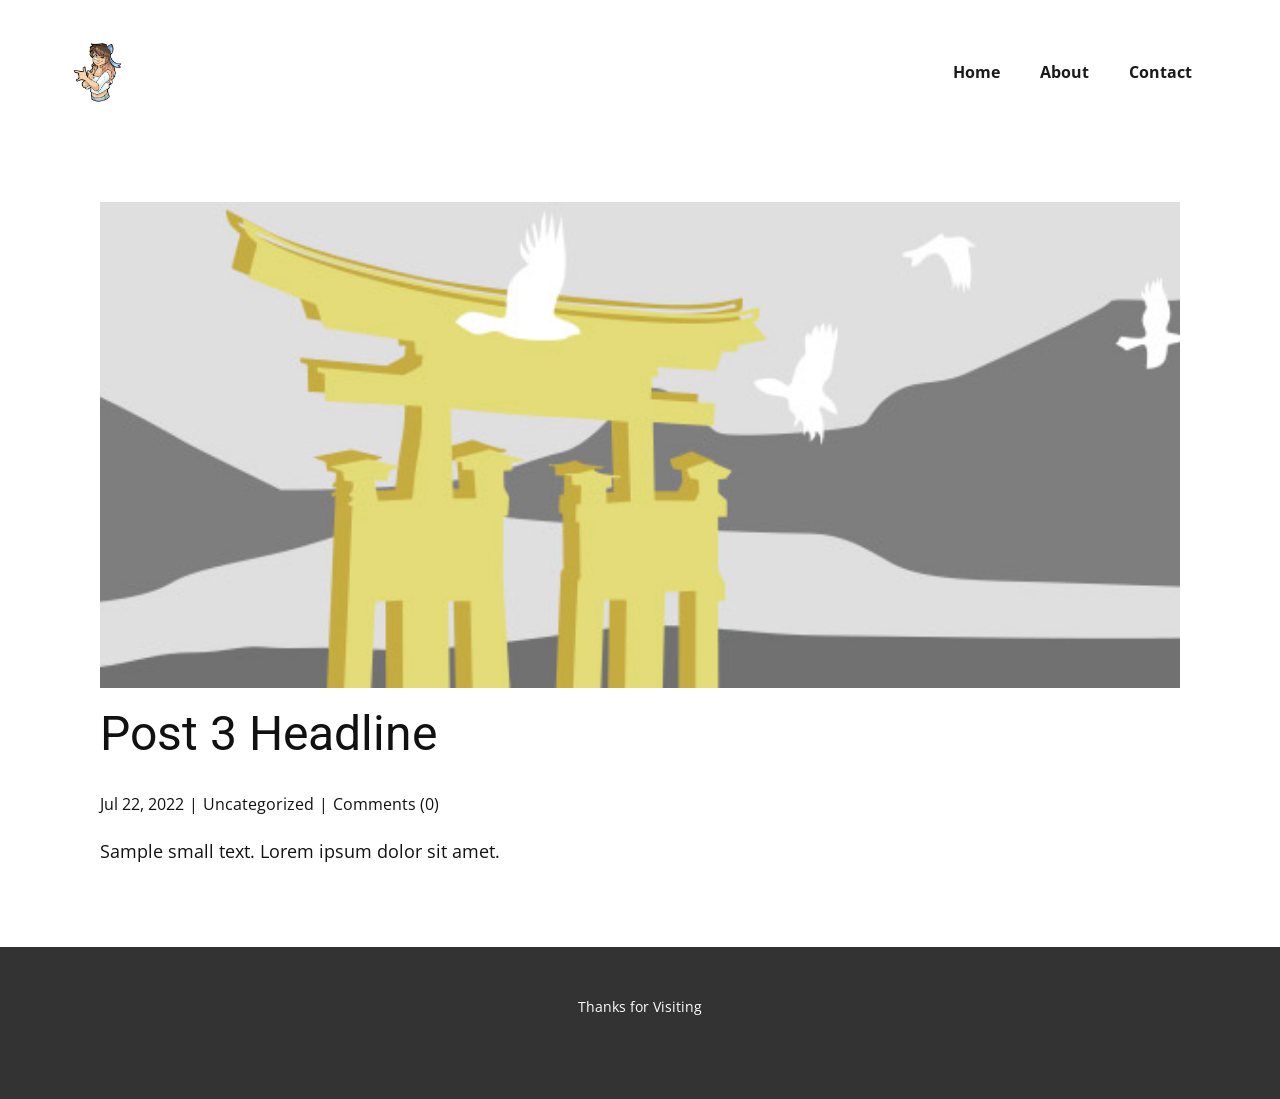
<file: blog/post-2.html>
<!DOCTYPE html>
<html style="font-size: 16px;" lang="en"><head>
    <meta name="viewport" content="width=device-width, initial-scale=1.0">
    <meta charset="utf-8">
    <meta name="keywords" content="Post 1 Headline">
    <meta name="description" content="">
    <title>Post 3 Headline</title>
    <link rel="stylesheet" href="../nicepage.css" media="screen">
<link rel="stylesheet" href="../Post-Template.css" media="screen">
    <script class="u-script" type="text/javascript" src="../jquery.js" defer=""></script>
    <script class="u-script" type="text/javascript" src="../nicepage.js" defer=""></script>
    <meta name="generator" content="Nicepage 8.3.6, nicepage.com">
    
    
    
    <link id="u-page-google-font" rel="stylesheet" href="https://fonts.googleapis.com/css2?display=swap&amp;family=Roboto:ital,wght@0,100;0,200;0,300;0,400;0,500;0,600;0,700;0,800;0,900;1,100;1,200;1,300;1,400;1,500;1,600;1,700;1,800;1,900&amp;family=Open+Sans:ital,wght@0,300;0,400;0,500;0,600;0,700;0,800;1,300;1,400;1,500;1,600;1,700;1,800">
    <script type="application/ld+json">{
		"@context": "http://schema.org",
		"@type": "Organization",
		"name": "",
		"logo": "images/haiiasia.png"
}</script>
    <meta name="theme-color" content="#478ac9">
  <meta data-intl-tel-input-cdn-path="intlTelInput/"></head>
  <body data-path-to-root="./" data-include-products="false" class="u-body u-xl-mode" data-lang="en"><header class="u-clearfix u-header u-header" id="sec-18f2"><div class="u-clearfix u-sheet u-sheet-1">
        <a href="https://adriel-ab.github.io/main/" class="u-image u-logo u-image-1" data-image-width="743" data-image-height="865" title="Home">
          <img src="../images/haiiasia.png" class="u-logo-image u-logo-image-1">
        </a>
        <nav class="u-menu u-menu-one-level u-offcanvas u-menu-1" role="navigation" aria-label="Menu navigation">
          <div class="menu-collapse" style="font-size: 1rem; letter-spacing: 0px; font-weight: 700;">
            <a class="u-button-style u-custom-border u-custom-border-color u-custom-borders u-custom-left-right-menu-spacing u-custom-padding-bottom u-custom-text-color u-custom-top-bottom-menu-spacing u-hamburger-link u-nav-link u-text-active-palette-1-base u-text-hover-palette-2-base" href="#" tabindex="-1" aria-label="Open menu" aria-controls="a33e">
              <svg class="u-svg-link" viewBox="0 0 24 24"><use xmlns:xlink="http://www.w3.org/1999/xlink" xlink:href="#menu-hamburger"></use></svg>
              <svg class="u-svg-content" version="1.1" id="menu-hamburger" viewBox="0 0 16 16" x="0px" y="0px" xmlns:xlink="http://www.w3.org/1999/xlink" xmlns="http://www.w3.org/2000/svg"><g><rect y="1" width="16" height="2"></rect><rect y="7" width="16" height="2"></rect><rect y="13" width="16" height="2"></rect>
</g></svg>
            </a>
          </div>
          <div class="u-custom-menu u-nav-container">
            <ul class="u-nav u-spacing-20 u-unstyled u-nav-1" role="menubar"><li role="none" class="u-nav-item"><a role="menuitem" class="u-button-style u-nav-link u-text-active-palette-1-base u-text-grey-90 u-text-hover-palette-2-base u-nav-link-2" href="../">Home</a>
</li><li role="none" class="u-nav-item"><a role="menuitem" class="u-button-style u-nav-link u-text-active-palette-1-base u-text-grey-90 u-text-hover-palette-2-base u-nav-link-2" href="../About.html">About</a>
</li><li role="none" class="u-nav-item"><a role="menuitem" class="u-button-style u-nav-link u-text-active-palette-1-base u-text-grey-90 u-text-hover-palette-2-base u-nav-link-2" href="../Contact.html">Contact</a>
</li></ul>
          </div>
          <div class="u-custom-menu u-nav-container-collapse" id="a33e" role="region" aria-label="Menu panel">
            <div class="u-black u-container-style u-inner-container-layout u-opacity u-opacity-95 u-sidenav">
              <div class="u-inner-container-layout u-sidenav-overflow">
                <div class="u-menu-close" tabindex="-1" aria-label="Close menu"></div>
                <ul class="u-align-center u-nav u-popupmenu-items u-unstyled u-nav-2" role="menubar"><li role="none" class="u-nav-item"><a role="menuitem" class="u-button-style u-nav-link" href="../">Home</a>
</li><li role="none" class="u-nav-item"><a role="menuitem" class="u-button-style u-nav-link" href="../About.html">About</a>
</li><li role="none" class="u-nav-item"><a role="menuitem" class="u-button-style u-nav-link" href="../Contact.html">Contact</a>
</li></ul>
              </div>
            </div>
            <div class="u-black u-menu-overlay u-opacity u-opacity-70"></div>
          </div>
        </nav>
      </div></header>
    <section class="u-align-center u-clearfix u-section-1" id="sec-e6cd">
      <div class="u-clearfix u-sheet u-valign-middle-md u-valign-middle-sm u-valign-middle-xs u-sheet-1"><!--post_details--><!--post_details_options_json--><!--{"source":""}--><!--/post_details_options_json--><!--blog_post-->
        <div class="u-container-style u-expanded-width u-post-details u-post-details-1">
          <div class="u-container-layout u-valign-middle u-container-layout-1"><!--blog_post_image-->
            <img alt="" class="u-blog-control u-expanded-width u-image u-image-default u-image-1" src="../images/8ad73f3c.jpeg"><!--/blog_post_image--><!--blog_post_header-->
            <h2 class="u-blog-control u-text u-text-1">Post 3 Headline</h2><!--/blog_post_header--><!--blog_post_metadata-->
            <div class="u-blog-control u-metadata u-metadata-1"><!--blog_post_metadata_date--><span class="u-meta-date u-meta-icon">Jul 22, 2022</span><!--/blog_post_metadata_date--><!--blog_post_metadata_category--><span class="u-meta-category u-meta-icon"><a href="/blog/blog.html#/blog-1///">Uncategorized</a></span><!--/blog_post_metadata_category--><!--blog_post_metadata_comments--><span class="u-meta-comments u-meta-icon"><!--blog_post_metadata_comments_content-->Comments (0)<!--/blog_post_metadata_comments_content--></span><!--/blog_post_metadata_comments-->
            </div><!--/blog_post_metadata--><!--blog_post_content-->
            <div class="u-align-justify u-blog-control u-post-content u-text u-text-2 fr-view">
  Sample small text. Lorem ipsum dolor sit amet.
  </div><!--/blog_post_content-->
          </div>
        </div><!--/blog_post--><!--/post_details-->
      </div>
    </section>
    
    
    
    <footer class="u-align-center u-clearfix u-container-align-center u-footer u-grey-80 u-footer" id="sec-1f1c"><div class="u-clearfix u-sheet u-valign-middle-xl u-sheet-1">
        <p class="u-small-text u-text u-text-variant u-text-1">Thanks for Visiting</p>
      </div></footer>
    <section class="u-backlink u-clearfix u-grey-80"></section>
  
</body></html>
</file>
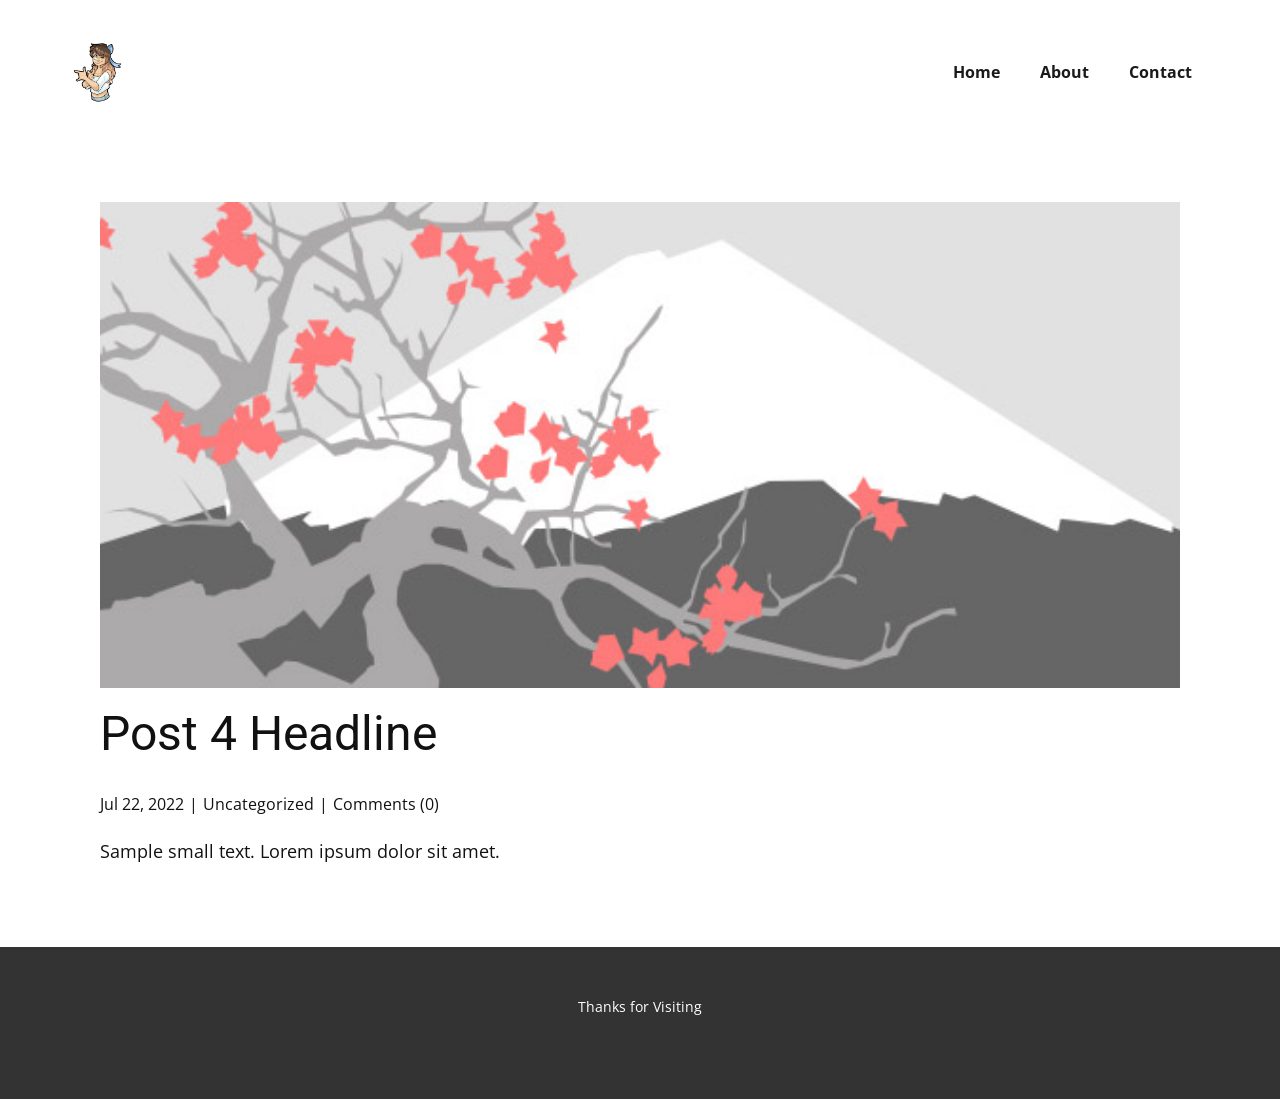
<file: blog/post-3.html>
<!DOCTYPE html>
<html style="font-size: 16px;" lang="en"><head>
    <meta name="viewport" content="width=device-width, initial-scale=1.0">
    <meta charset="utf-8">
    <meta name="keywords" content="Post 1 Headline">
    <meta name="description" content="">
    <title>Post 4 Headline</title>
    <link rel="stylesheet" href="../nicepage.css" media="screen">
<link rel="stylesheet" href="../Post-Template.css" media="screen">
    <script class="u-script" type="text/javascript" src="../jquery.js" defer=""></script>
    <script class="u-script" type="text/javascript" src="../nicepage.js" defer=""></script>
    <meta name="generator" content="Nicepage 8.3.6, nicepage.com">
    
    
    
    <link id="u-page-google-font" rel="stylesheet" href="https://fonts.googleapis.com/css2?display=swap&amp;family=Roboto:ital,wght@0,100;0,200;0,300;0,400;0,500;0,600;0,700;0,800;0,900;1,100;1,200;1,300;1,400;1,500;1,600;1,700;1,800;1,900&amp;family=Open+Sans:ital,wght@0,300;0,400;0,500;0,600;0,700;0,800;1,300;1,400;1,500;1,600;1,700;1,800">
    <script type="application/ld+json">{
		"@context": "http://schema.org",
		"@type": "Organization",
		"name": "",
		"logo": "images/haiiasia.png"
}</script>
    <meta name="theme-color" content="#478ac9">
  <meta data-intl-tel-input-cdn-path="intlTelInput/"></head>
  <body data-path-to-root="./" data-include-products="false" class="u-body u-xl-mode" data-lang="en"><header class="u-clearfix u-header u-header" id="sec-18f2"><div class="u-clearfix u-sheet u-sheet-1">
        <a href="https://adriel-ab.github.io/main/" class="u-image u-logo u-image-1" data-image-width="743" data-image-height="865" title="Home">
          <img src="../images/haiiasia.png" class="u-logo-image u-logo-image-1">
        </a>
        <nav class="u-menu u-menu-one-level u-offcanvas u-menu-1" role="navigation" aria-label="Menu navigation">
          <div class="menu-collapse" style="font-size: 1rem; letter-spacing: 0px; font-weight: 700;">
            <a class="u-button-style u-custom-border u-custom-border-color u-custom-borders u-custom-left-right-menu-spacing u-custom-padding-bottom u-custom-text-color u-custom-top-bottom-menu-spacing u-hamburger-link u-nav-link u-text-active-palette-1-base u-text-hover-palette-2-base" href="#" tabindex="-1" aria-label="Open menu" aria-controls="a33e">
              <svg class="u-svg-link" viewBox="0 0 24 24"><use xmlns:xlink="http://www.w3.org/1999/xlink" xlink:href="#menu-hamburger"></use></svg>
              <svg class="u-svg-content" version="1.1" id="menu-hamburger" viewBox="0 0 16 16" x="0px" y="0px" xmlns:xlink="http://www.w3.org/1999/xlink" xmlns="http://www.w3.org/2000/svg"><g><rect y="1" width="16" height="2"></rect><rect y="7" width="16" height="2"></rect><rect y="13" width="16" height="2"></rect>
</g></svg>
            </a>
          </div>
          <div class="u-custom-menu u-nav-container">
            <ul class="u-nav u-spacing-20 u-unstyled u-nav-1" role="menubar"><li role="none" class="u-nav-item"><a role="menuitem" class="u-button-style u-nav-link u-text-active-palette-1-base u-text-grey-90 u-text-hover-palette-2-base u-nav-link-2" href="../">Home</a>
</li><li role="none" class="u-nav-item"><a role="menuitem" class="u-button-style u-nav-link u-text-active-palette-1-base u-text-grey-90 u-text-hover-palette-2-base u-nav-link-2" href="../About.html">About</a>
</li><li role="none" class="u-nav-item"><a role="menuitem" class="u-button-style u-nav-link u-text-active-palette-1-base u-text-grey-90 u-text-hover-palette-2-base u-nav-link-2" href="../Contact.html">Contact</a>
</li></ul>
          </div>
          <div class="u-custom-menu u-nav-container-collapse" id="a33e" role="region" aria-label="Menu panel">
            <div class="u-black u-container-style u-inner-container-layout u-opacity u-opacity-95 u-sidenav">
              <div class="u-inner-container-layout u-sidenav-overflow">
                <div class="u-menu-close" tabindex="-1" aria-label="Close menu"></div>
                <ul class="u-align-center u-nav u-popupmenu-items u-unstyled u-nav-2" role="menubar"><li role="none" class="u-nav-item"><a role="menuitem" class="u-button-style u-nav-link" href="../">Home</a>
</li><li role="none" class="u-nav-item"><a role="menuitem" class="u-button-style u-nav-link" href="../About.html">About</a>
</li><li role="none" class="u-nav-item"><a role="menuitem" class="u-button-style u-nav-link" href="../Contact.html">Contact</a>
</li></ul>
              </div>
            </div>
            <div class="u-black u-menu-overlay u-opacity u-opacity-70"></div>
          </div>
        </nav>
      </div></header>
    <section class="u-align-center u-clearfix u-section-1" id="sec-e6cd">
      <div class="u-clearfix u-sheet u-valign-middle-md u-valign-middle-sm u-valign-middle-xs u-sheet-1"><!--post_details--><!--post_details_options_json--><!--{"source":""}--><!--/post_details_options_json--><!--blog_post-->
        <div class="u-container-style u-expanded-width u-post-details u-post-details-1">
          <div class="u-container-layout u-valign-middle u-container-layout-1"><!--blog_post_image-->
            <img alt="" class="u-blog-control u-expanded-width u-image u-image-default u-image-1" src="../images/0fd3416c.jpeg"><!--/blog_post_image--><!--blog_post_header-->
            <h2 class="u-blog-control u-text u-text-1">Post 4 Headline</h2><!--/blog_post_header--><!--blog_post_metadata-->
            <div class="u-blog-control u-metadata u-metadata-1"><!--blog_post_metadata_date--><span class="u-meta-date u-meta-icon">Jul 22, 2022</span><!--/blog_post_metadata_date--><!--blog_post_metadata_category--><span class="u-meta-category u-meta-icon"><a href="/blog/blog.html#/blog-1///">Uncategorized</a></span><!--/blog_post_metadata_category--><!--blog_post_metadata_comments--><span class="u-meta-comments u-meta-icon"><!--blog_post_metadata_comments_content-->Comments (0)<!--/blog_post_metadata_comments_content--></span><!--/blog_post_metadata_comments-->
            </div><!--/blog_post_metadata--><!--blog_post_content-->
            <div class="u-align-justify u-blog-control u-post-content u-text u-text-2 fr-view">
  Sample small text. Lorem ipsum dolor sit amet.
  </div><!--/blog_post_content-->
          </div>
        </div><!--/blog_post--><!--/post_details-->
      </div>
    </section>
    
    
    
    <footer class="u-align-center u-clearfix u-container-align-center u-footer u-grey-80 u-footer" id="sec-1f1c"><div class="u-clearfix u-sheet u-valign-middle-xl u-sheet-1">
        <p class="u-small-text u-text u-text-variant u-text-1">Thanks for Visiting</p>
      </div></footer>
    <section class="u-backlink u-clearfix u-grey-80"></section>
  
</body></html>
</file>
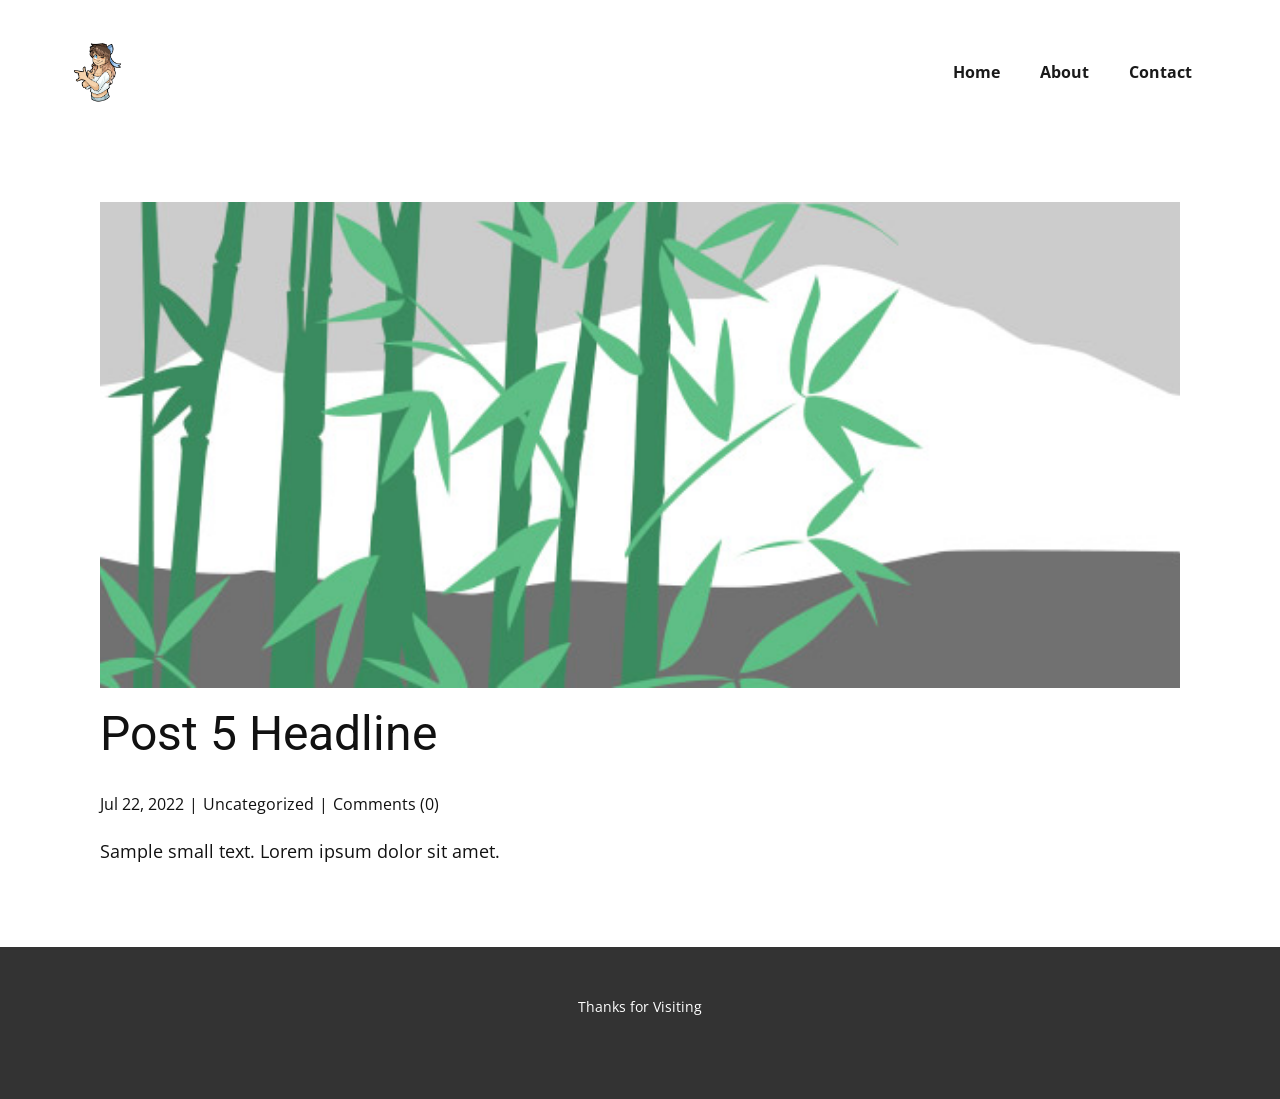
<file: blog/post-4.html>
<!DOCTYPE html>
<html style="font-size: 16px;" lang="en"><head>
    <meta name="viewport" content="width=device-width, initial-scale=1.0">
    <meta charset="utf-8">
    <meta name="keywords" content="Post 1 Headline">
    <meta name="description" content="">
    <title>Post 5 Headline</title>
    <link rel="stylesheet" href="../nicepage.css" media="screen">
<link rel="stylesheet" href="../Post-Template.css" media="screen">
    <script class="u-script" type="text/javascript" src="../jquery.js" defer=""></script>
    <script class="u-script" type="text/javascript" src="../nicepage.js" defer=""></script>
    <meta name="generator" content="Nicepage 8.3.6, nicepage.com">
    
    
    
    <link id="u-page-google-font" rel="stylesheet" href="https://fonts.googleapis.com/css2?display=swap&amp;family=Roboto:ital,wght@0,100;0,200;0,300;0,400;0,500;0,600;0,700;0,800;0,900;1,100;1,200;1,300;1,400;1,500;1,600;1,700;1,800;1,900&amp;family=Open+Sans:ital,wght@0,300;0,400;0,500;0,600;0,700;0,800;1,300;1,400;1,500;1,600;1,700;1,800">
    <script type="application/ld+json">{
		"@context": "http://schema.org",
		"@type": "Organization",
		"name": "",
		"logo": "images/haiiasia.png"
}</script>
    <meta name="theme-color" content="#478ac9">
  <meta data-intl-tel-input-cdn-path="intlTelInput/"></head>
  <body data-path-to-root="./" data-include-products="false" class="u-body u-xl-mode" data-lang="en"><header class="u-clearfix u-header u-header" id="sec-18f2"><div class="u-clearfix u-sheet u-sheet-1">
        <a href="https://adriel-ab.github.io/main/" class="u-image u-logo u-image-1" data-image-width="743" data-image-height="865" title="Home">
          <img src="../images/haiiasia.png" class="u-logo-image u-logo-image-1">
        </a>
        <nav class="u-menu u-menu-one-level u-offcanvas u-menu-1" role="navigation" aria-label="Menu navigation">
          <div class="menu-collapse" style="font-size: 1rem; letter-spacing: 0px; font-weight: 700;">
            <a class="u-button-style u-custom-border u-custom-border-color u-custom-borders u-custom-left-right-menu-spacing u-custom-padding-bottom u-custom-text-color u-custom-top-bottom-menu-spacing u-hamburger-link u-nav-link u-text-active-palette-1-base u-text-hover-palette-2-base" href="#" tabindex="-1" aria-label="Open menu" aria-controls="a33e">
              <svg class="u-svg-link" viewBox="0 0 24 24"><use xmlns:xlink="http://www.w3.org/1999/xlink" xlink:href="#menu-hamburger"></use></svg>
              <svg class="u-svg-content" version="1.1" id="menu-hamburger" viewBox="0 0 16 16" x="0px" y="0px" xmlns:xlink="http://www.w3.org/1999/xlink" xmlns="http://www.w3.org/2000/svg"><g><rect y="1" width="16" height="2"></rect><rect y="7" width="16" height="2"></rect><rect y="13" width="16" height="2"></rect>
</g></svg>
            </a>
          </div>
          <div class="u-custom-menu u-nav-container">
            <ul class="u-nav u-spacing-20 u-unstyled u-nav-1" role="menubar"><li role="none" class="u-nav-item"><a role="menuitem" class="u-button-style u-nav-link u-text-active-palette-1-base u-text-grey-90 u-text-hover-palette-2-base u-nav-link-2" href="../">Home</a>
</li><li role="none" class="u-nav-item"><a role="menuitem" class="u-button-style u-nav-link u-text-active-palette-1-base u-text-grey-90 u-text-hover-palette-2-base u-nav-link-2" href="../About.html">About</a>
</li><li role="none" class="u-nav-item"><a role="menuitem" class="u-button-style u-nav-link u-text-active-palette-1-base u-text-grey-90 u-text-hover-palette-2-base u-nav-link-2" href="../Contact.html">Contact</a>
</li></ul>
          </div>
          <div class="u-custom-menu u-nav-container-collapse" id="a33e" role="region" aria-label="Menu panel">
            <div class="u-black u-container-style u-inner-container-layout u-opacity u-opacity-95 u-sidenav">
              <div class="u-inner-container-layout u-sidenav-overflow">
                <div class="u-menu-close" tabindex="-1" aria-label="Close menu"></div>
                <ul class="u-align-center u-nav u-popupmenu-items u-unstyled u-nav-2" role="menubar"><li role="none" class="u-nav-item"><a role="menuitem" class="u-button-style u-nav-link" href="../">Home</a>
</li><li role="none" class="u-nav-item"><a role="menuitem" class="u-button-style u-nav-link" href="../About.html">About</a>
</li><li role="none" class="u-nav-item"><a role="menuitem" class="u-button-style u-nav-link" href="../Contact.html">Contact</a>
</li></ul>
              </div>
            </div>
            <div class="u-black u-menu-overlay u-opacity u-opacity-70"></div>
          </div>
        </nav>
      </div></header>
    <section class="u-align-center u-clearfix u-section-1" id="sec-e6cd">
      <div class="u-clearfix u-sheet u-valign-middle-md u-valign-middle-sm u-valign-middle-xs u-sheet-1"><!--post_details--><!--post_details_options_json--><!--{"source":""}--><!--/post_details_options_json--><!--blog_post-->
        <div class="u-container-style u-expanded-width u-post-details u-post-details-1">
          <div class="u-container-layout u-valign-middle u-container-layout-1"><!--blog_post_image-->
            <img alt="" class="u-blog-control u-expanded-width u-image u-image-default u-image-1" src="../images/68f64b9d.jpeg"><!--/blog_post_image--><!--blog_post_header-->
            <h2 class="u-blog-control u-text u-text-1">Post 5 Headline</h2><!--/blog_post_header--><!--blog_post_metadata-->
            <div class="u-blog-control u-metadata u-metadata-1"><!--blog_post_metadata_date--><span class="u-meta-date u-meta-icon">Jul 22, 2022</span><!--/blog_post_metadata_date--><!--blog_post_metadata_category--><span class="u-meta-category u-meta-icon"><a href="/blog/blog.html#/blog-1///">Uncategorized</a></span><!--/blog_post_metadata_category--><!--blog_post_metadata_comments--><span class="u-meta-comments u-meta-icon"><!--blog_post_metadata_comments_content-->Comments (0)<!--/blog_post_metadata_comments_content--></span><!--/blog_post_metadata_comments-->
            </div><!--/blog_post_metadata--><!--blog_post_content-->
            <div class="u-align-justify u-blog-control u-post-content u-text u-text-2 fr-view">
  Sample small text. Lorem ipsum dolor sit amet.
  </div><!--/blog_post_content-->
          </div>
        </div><!--/blog_post--><!--/post_details-->
      </div>
    </section>
    
    
    
    <footer class="u-align-center u-clearfix u-container-align-center u-footer u-grey-80 u-footer" id="sec-1f1c"><div class="u-clearfix u-sheet u-valign-middle-xl u-sheet-1">
        <p class="u-small-text u-text u-text-variant u-text-1">Thanks for Visiting</p>
      </div></footer>
    <section class="u-backlink u-clearfix u-grey-80"></section>
  
</body></html>
</file>
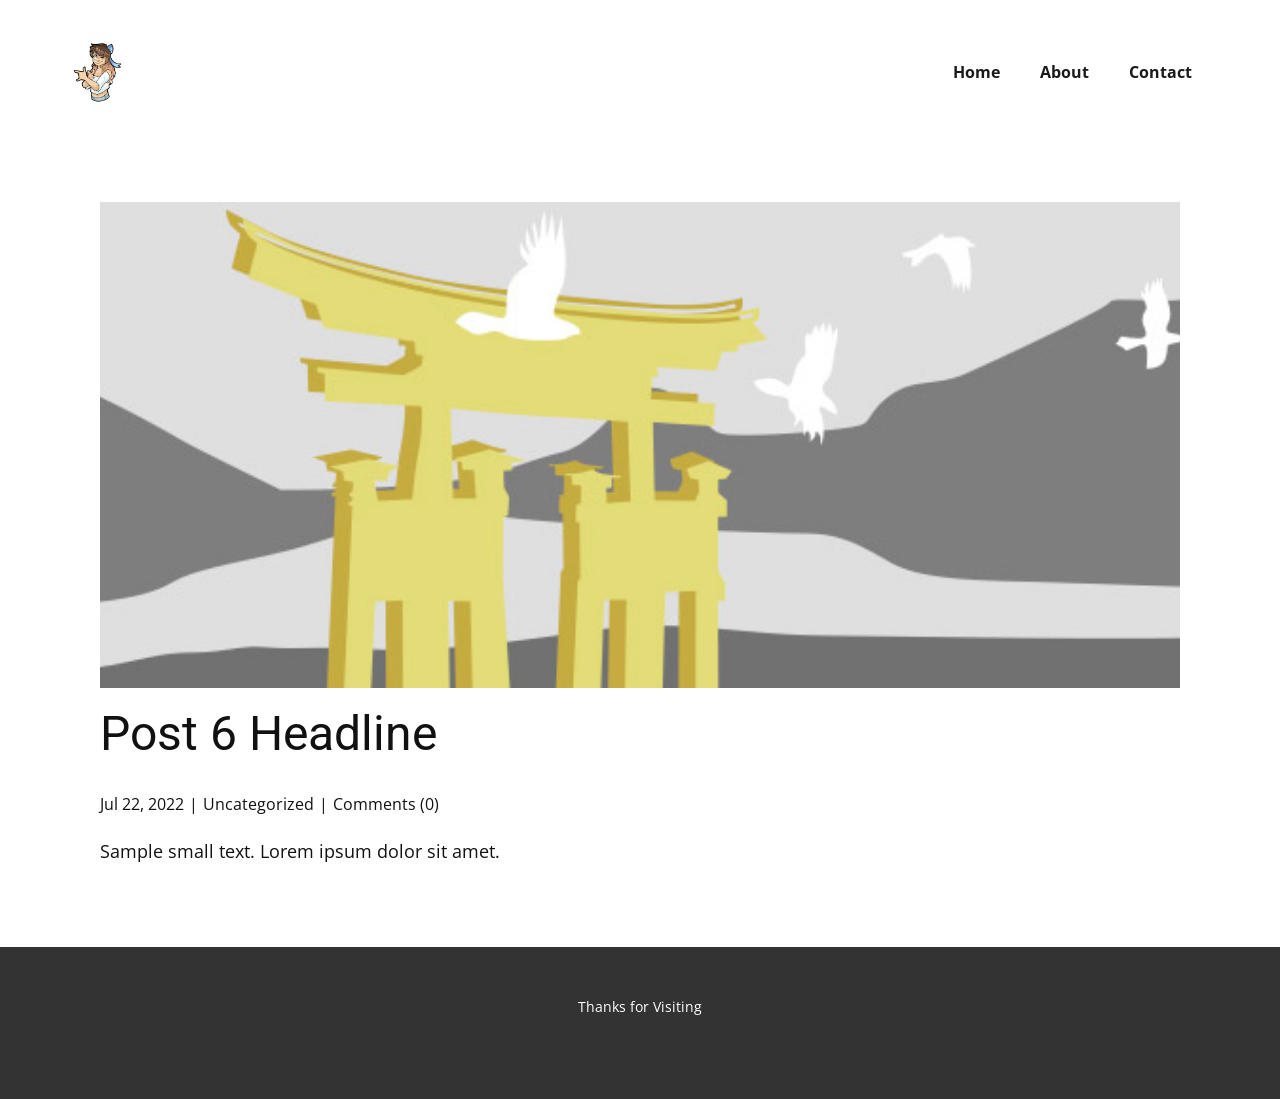
<file: blog/post-5.html>
<!DOCTYPE html>
<html style="font-size: 16px;" lang="en"><head>
    <meta name="viewport" content="width=device-width, initial-scale=1.0">
    <meta charset="utf-8">
    <meta name="keywords" content="Post 1 Headline">
    <meta name="description" content="">
    <title>Post 6 Headline</title>
    <link rel="stylesheet" href="../nicepage.css" media="screen">
<link rel="stylesheet" href="../Post-Template.css" media="screen">
    <script class="u-script" type="text/javascript" src="../jquery.js" defer=""></script>
    <script class="u-script" type="text/javascript" src="../nicepage.js" defer=""></script>
    <meta name="generator" content="Nicepage 8.3.6, nicepage.com">
    
    
    
    <link id="u-page-google-font" rel="stylesheet" href="https://fonts.googleapis.com/css2?display=swap&amp;family=Roboto:ital,wght@0,100;0,200;0,300;0,400;0,500;0,600;0,700;0,800;0,900;1,100;1,200;1,300;1,400;1,500;1,600;1,700;1,800;1,900&amp;family=Open+Sans:ital,wght@0,300;0,400;0,500;0,600;0,700;0,800;1,300;1,400;1,500;1,600;1,700;1,800">
    <script type="application/ld+json">{
		"@context": "http://schema.org",
		"@type": "Organization",
		"name": "",
		"logo": "images/haiiasia.png"
}</script>
    <meta name="theme-color" content="#478ac9">
  <meta data-intl-tel-input-cdn-path="intlTelInput/"></head>
  <body data-path-to-root="./" data-include-products="false" class="u-body u-xl-mode" data-lang="en"><header class="u-clearfix u-header u-header" id="sec-18f2"><div class="u-clearfix u-sheet u-sheet-1">
        <a href="https://adriel-ab.github.io/main/" class="u-image u-logo u-image-1" data-image-width="743" data-image-height="865" title="Home">
          <img src="../images/haiiasia.png" class="u-logo-image u-logo-image-1">
        </a>
        <nav class="u-menu u-menu-one-level u-offcanvas u-menu-1" role="navigation" aria-label="Menu navigation">
          <div class="menu-collapse" style="font-size: 1rem; letter-spacing: 0px; font-weight: 700;">
            <a class="u-button-style u-custom-border u-custom-border-color u-custom-borders u-custom-left-right-menu-spacing u-custom-padding-bottom u-custom-text-color u-custom-top-bottom-menu-spacing u-hamburger-link u-nav-link u-text-active-palette-1-base u-text-hover-palette-2-base" href="#" tabindex="-1" aria-label="Open menu" aria-controls="a33e">
              <svg class="u-svg-link" viewBox="0 0 24 24"><use xmlns:xlink="http://www.w3.org/1999/xlink" xlink:href="#menu-hamburger"></use></svg>
              <svg class="u-svg-content" version="1.1" id="menu-hamburger" viewBox="0 0 16 16" x="0px" y="0px" xmlns:xlink="http://www.w3.org/1999/xlink" xmlns="http://www.w3.org/2000/svg"><g><rect y="1" width="16" height="2"></rect><rect y="7" width="16" height="2"></rect><rect y="13" width="16" height="2"></rect>
</g></svg>
            </a>
          </div>
          <div class="u-custom-menu u-nav-container">
            <ul class="u-nav u-spacing-20 u-unstyled u-nav-1" role="menubar"><li role="none" class="u-nav-item"><a role="menuitem" class="u-button-style u-nav-link u-text-active-palette-1-base u-text-grey-90 u-text-hover-palette-2-base u-nav-link-2" href="../">Home</a>
</li><li role="none" class="u-nav-item"><a role="menuitem" class="u-button-style u-nav-link u-text-active-palette-1-base u-text-grey-90 u-text-hover-palette-2-base u-nav-link-2" href="../About.html">About</a>
</li><li role="none" class="u-nav-item"><a role="menuitem" class="u-button-style u-nav-link u-text-active-palette-1-base u-text-grey-90 u-text-hover-palette-2-base u-nav-link-2" href="../Contact.html">Contact</a>
</li></ul>
          </div>
          <div class="u-custom-menu u-nav-container-collapse" id="a33e" role="region" aria-label="Menu panel">
            <div class="u-black u-container-style u-inner-container-layout u-opacity u-opacity-95 u-sidenav">
              <div class="u-inner-container-layout u-sidenav-overflow">
                <div class="u-menu-close" tabindex="-1" aria-label="Close menu"></div>
                <ul class="u-align-center u-nav u-popupmenu-items u-unstyled u-nav-2" role="menubar"><li role="none" class="u-nav-item"><a role="menuitem" class="u-button-style u-nav-link" href="../">Home</a>
</li><li role="none" class="u-nav-item"><a role="menuitem" class="u-button-style u-nav-link" href="../About.html">About</a>
</li><li role="none" class="u-nav-item"><a role="menuitem" class="u-button-style u-nav-link" href="../Contact.html">Contact</a>
</li></ul>
              </div>
            </div>
            <div class="u-black u-menu-overlay u-opacity u-opacity-70"></div>
          </div>
        </nav>
      </div></header>
    <section class="u-align-center u-clearfix u-section-1" id="sec-e6cd">
      <div class="u-clearfix u-sheet u-valign-middle-md u-valign-middle-sm u-valign-middle-xs u-sheet-1"><!--post_details--><!--post_details_options_json--><!--{"source":""}--><!--/post_details_options_json--><!--blog_post-->
        <div class="u-container-style u-expanded-width u-post-details u-post-details-1">
          <div class="u-container-layout u-valign-middle u-container-layout-1"><!--blog_post_image-->
            <img alt="" class="u-blog-control u-expanded-width u-image u-image-default u-image-1" src="../images/8ad73f3c.jpeg"><!--/blog_post_image--><!--blog_post_header-->
            <h2 class="u-blog-control u-text u-text-1">Post 6 Headline</h2><!--/blog_post_header--><!--blog_post_metadata-->
            <div class="u-blog-control u-metadata u-metadata-1"><!--blog_post_metadata_date--><span class="u-meta-date u-meta-icon">Jul 22, 2022</span><!--/blog_post_metadata_date--><!--blog_post_metadata_category--><span class="u-meta-category u-meta-icon"><a href="/blog/blog.html#/blog-1///">Uncategorized</a></span><!--/blog_post_metadata_category--><!--blog_post_metadata_comments--><span class="u-meta-comments u-meta-icon"><!--blog_post_metadata_comments_content-->Comments (0)<!--/blog_post_metadata_comments_content--></span><!--/blog_post_metadata_comments-->
            </div><!--/blog_post_metadata--><!--blog_post_content-->
            <div class="u-align-justify u-blog-control u-post-content u-text u-text-2 fr-view">
  Sample small text. Lorem ipsum dolor sit amet.
  </div><!--/blog_post_content-->
          </div>
        </div><!--/blog_post--><!--/post_details-->
      </div>
    </section>
    
    
    
    <footer class="u-align-center u-clearfix u-container-align-center u-footer u-grey-80 u-footer" id="sec-1f1c"><div class="u-clearfix u-sheet u-valign-middle-xl u-sheet-1">
        <p class="u-small-text u-text u-text-variant u-text-1">Thanks for Visiting</p>
      </div></footer>
    <section class="u-backlink u-clearfix u-grey-80"></section>
  
</body></html>
</file>
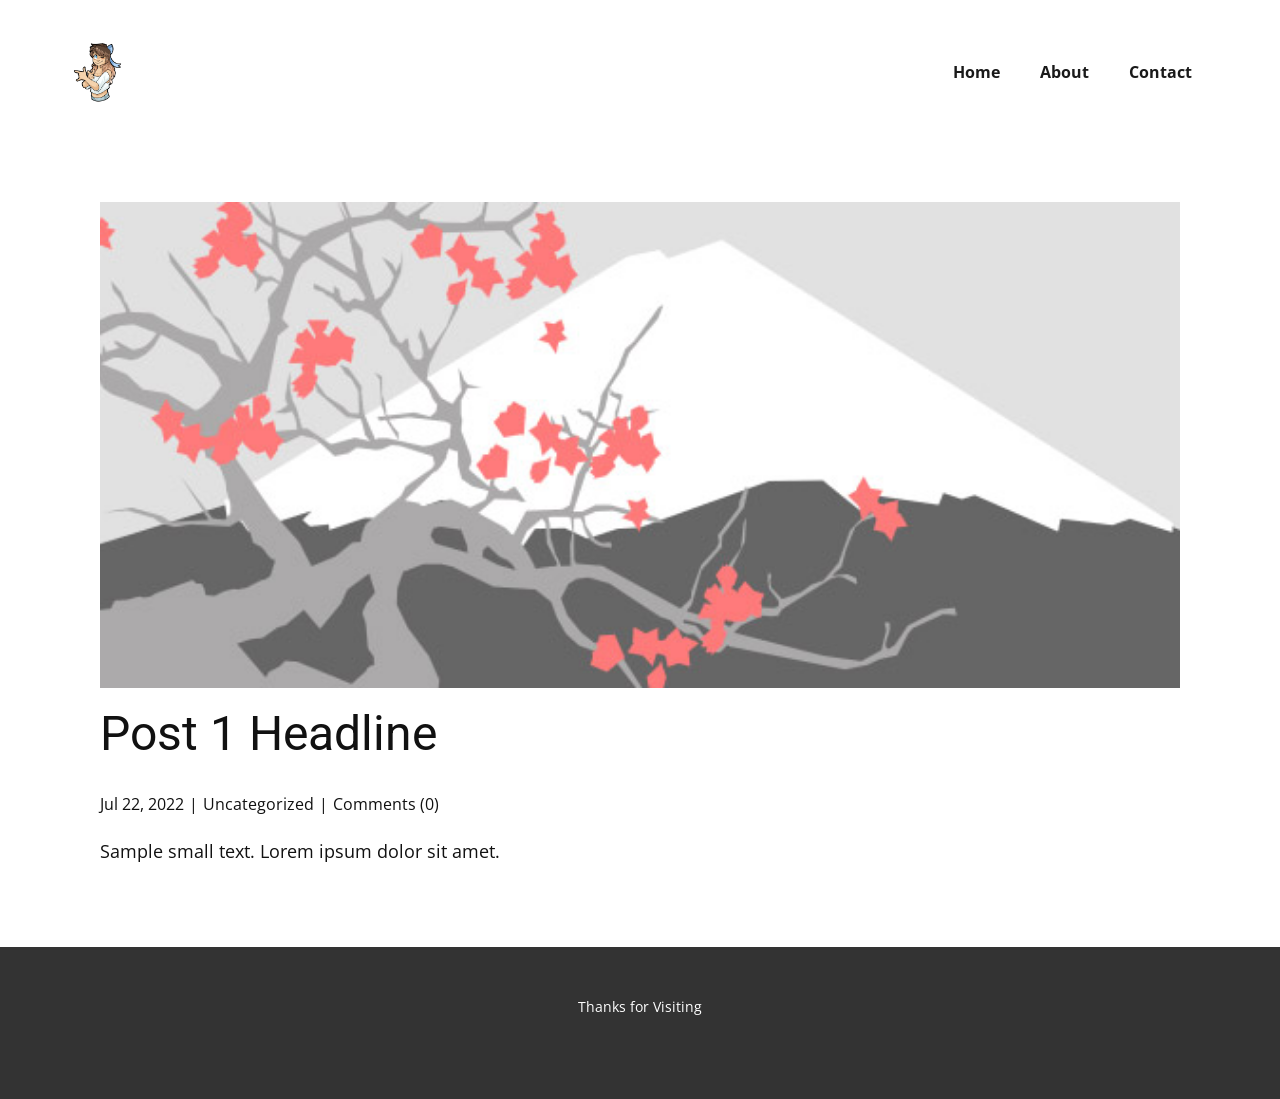
<file: blog/post.html>
<!DOCTYPE html>
<html style="font-size: 16px;" lang="en"><head>
    <meta name="viewport" content="width=device-width, initial-scale=1.0">
    <meta charset="utf-8">
    <meta name="keywords" content="Post 1 Headline">
    <meta name="description" content="">
    <title>Post 1 Headline</title>
    <link rel="stylesheet" href="../nicepage.css" media="screen">
<link rel="stylesheet" href="../Post-Template.css" media="screen">
    <script class="u-script" type="text/javascript" src="../jquery.js" defer=""></script>
    <script class="u-script" type="text/javascript" src="../nicepage.js" defer=""></script>
    <meta name="generator" content="Nicepage 8.3.6, nicepage.com">
    
    
    
    <link id="u-page-google-font" rel="stylesheet" href="https://fonts.googleapis.com/css2?display=swap&amp;family=Roboto:ital,wght@0,100;0,200;0,300;0,400;0,500;0,600;0,700;0,800;0,900;1,100;1,200;1,300;1,400;1,500;1,600;1,700;1,800;1,900&amp;family=Open+Sans:ital,wght@0,300;0,400;0,500;0,600;0,700;0,800;1,300;1,400;1,500;1,600;1,700;1,800">
    <script type="application/ld+json">{
		"@context": "http://schema.org",
		"@type": "Organization",
		"name": "",
		"logo": "images/haiiasia.png"
}</script>
    <meta name="theme-color" content="#478ac9">
  <meta data-intl-tel-input-cdn-path="intlTelInput/"></head>
  <body data-path-to-root="./" data-include-products="false" class="u-body u-xl-mode" data-lang="en"><header class="u-clearfix u-header u-header" id="sec-18f2"><div class="u-clearfix u-sheet u-sheet-1">
        <a href="https://adriel-ab.github.io/main/" class="u-image u-logo u-image-1" data-image-width="743" data-image-height="865" title="Home">
          <img src="../images/haiiasia.png" class="u-logo-image u-logo-image-1">
        </a>
        <nav class="u-menu u-menu-one-level u-offcanvas u-menu-1" role="navigation" aria-label="Menu navigation">
          <div class="menu-collapse" style="font-size: 1rem; letter-spacing: 0px; font-weight: 700;">
            <a class="u-button-style u-custom-border u-custom-border-color u-custom-borders u-custom-left-right-menu-spacing u-custom-padding-bottom u-custom-text-color u-custom-top-bottom-menu-spacing u-hamburger-link u-nav-link u-text-active-palette-1-base u-text-hover-palette-2-base" href="#" tabindex="-1" aria-label="Open menu" aria-controls="a33e">
              <svg class="u-svg-link" viewBox="0 0 24 24"><use xmlns:xlink="http://www.w3.org/1999/xlink" xlink:href="#menu-hamburger"></use></svg>
              <svg class="u-svg-content" version="1.1" id="menu-hamburger" viewBox="0 0 16 16" x="0px" y="0px" xmlns:xlink="http://www.w3.org/1999/xlink" xmlns="http://www.w3.org/2000/svg"><g><rect y="1" width="16" height="2"></rect><rect y="7" width="16" height="2"></rect><rect y="13" width="16" height="2"></rect>
</g></svg>
            </a>
          </div>
          <div class="u-custom-menu u-nav-container">
            <ul class="u-nav u-spacing-20 u-unstyled u-nav-1" role="menubar"><li role="none" class="u-nav-item"><a role="menuitem" class="u-button-style u-nav-link u-text-active-palette-1-base u-text-grey-90 u-text-hover-palette-2-base u-nav-link-2" href="../">Home</a>
</li><li role="none" class="u-nav-item"><a role="menuitem" class="u-button-style u-nav-link u-text-active-palette-1-base u-text-grey-90 u-text-hover-palette-2-base u-nav-link-2" href="../About.html">About</a>
</li><li role="none" class="u-nav-item"><a role="menuitem" class="u-button-style u-nav-link u-text-active-palette-1-base u-text-grey-90 u-text-hover-palette-2-base u-nav-link-2" href="../Contact.html">Contact</a>
</li></ul>
          </div>
          <div class="u-custom-menu u-nav-container-collapse" id="a33e" role="region" aria-label="Menu panel">
            <div class="u-black u-container-style u-inner-container-layout u-opacity u-opacity-95 u-sidenav">
              <div class="u-inner-container-layout u-sidenav-overflow">
                <div class="u-menu-close" tabindex="-1" aria-label="Close menu"></div>
                <ul class="u-align-center u-nav u-popupmenu-items u-unstyled u-nav-2" role="menubar"><li role="none" class="u-nav-item"><a role="menuitem" class="u-button-style u-nav-link" href="../">Home</a>
</li><li role="none" class="u-nav-item"><a role="menuitem" class="u-button-style u-nav-link" href="../About.html">About</a>
</li><li role="none" class="u-nav-item"><a role="menuitem" class="u-button-style u-nav-link" href="../Contact.html">Contact</a>
</li></ul>
              </div>
            </div>
            <div class="u-black u-menu-overlay u-opacity u-opacity-70"></div>
          </div>
        </nav>
      </div></header>
    <section class="u-align-center u-clearfix u-section-1" id="sec-e6cd">
      <div class="u-clearfix u-sheet u-valign-middle-md u-valign-middle-sm u-valign-middle-xs u-sheet-1"><!--post_details--><!--post_details_options_json--><!--{"source":""}--><!--/post_details_options_json--><!--blog_post-->
        <div class="u-container-style u-expanded-width u-post-details u-post-details-1">
          <div class="u-container-layout u-valign-middle u-container-layout-1"><!--blog_post_image-->
            <img alt="" class="u-blog-control u-expanded-width u-image u-image-default u-image-1" src="../images/0fd3416c.jpeg"><!--/blog_post_image--><!--blog_post_header-->
            <h2 class="u-blog-control u-text u-text-1">Post 1 Headline</h2><!--/blog_post_header--><!--blog_post_metadata-->
            <div class="u-blog-control u-metadata u-metadata-1"><!--blog_post_metadata_date--><span class="u-meta-date u-meta-icon">Jul 22, 2022</span><!--/blog_post_metadata_date--><!--blog_post_metadata_category--><span class="u-meta-category u-meta-icon"><a href="/blog/blog.html#/blog-1///">Uncategorized</a></span><!--/blog_post_metadata_category--><!--blog_post_metadata_comments--><span class="u-meta-comments u-meta-icon"><!--blog_post_metadata_comments_content-->Comments (0)<!--/blog_post_metadata_comments_content--></span><!--/blog_post_metadata_comments-->
            </div><!--/blog_post_metadata--><!--blog_post_content-->
            <div class="u-align-justify u-blog-control u-post-content u-text u-text-2 fr-view">
  Sample small text. Lorem ipsum dolor sit amet.
  </div><!--/blog_post_content-->
          </div>
        </div><!--/blog_post--><!--/post_details-->
      </div>
    </section>
    
    
    
    <footer class="u-align-center u-clearfix u-container-align-center u-footer u-grey-80 u-footer" id="sec-1f1c"><div class="u-clearfix u-sheet u-valign-middle-xl u-sheet-1">
        <p class="u-small-text u-text u-text-variant u-text-1">Thanks for Visiting</p>
      </div></footer>
    <section class="u-backlink u-clearfix u-grey-80"></section>
  
</body></html>
</file>
